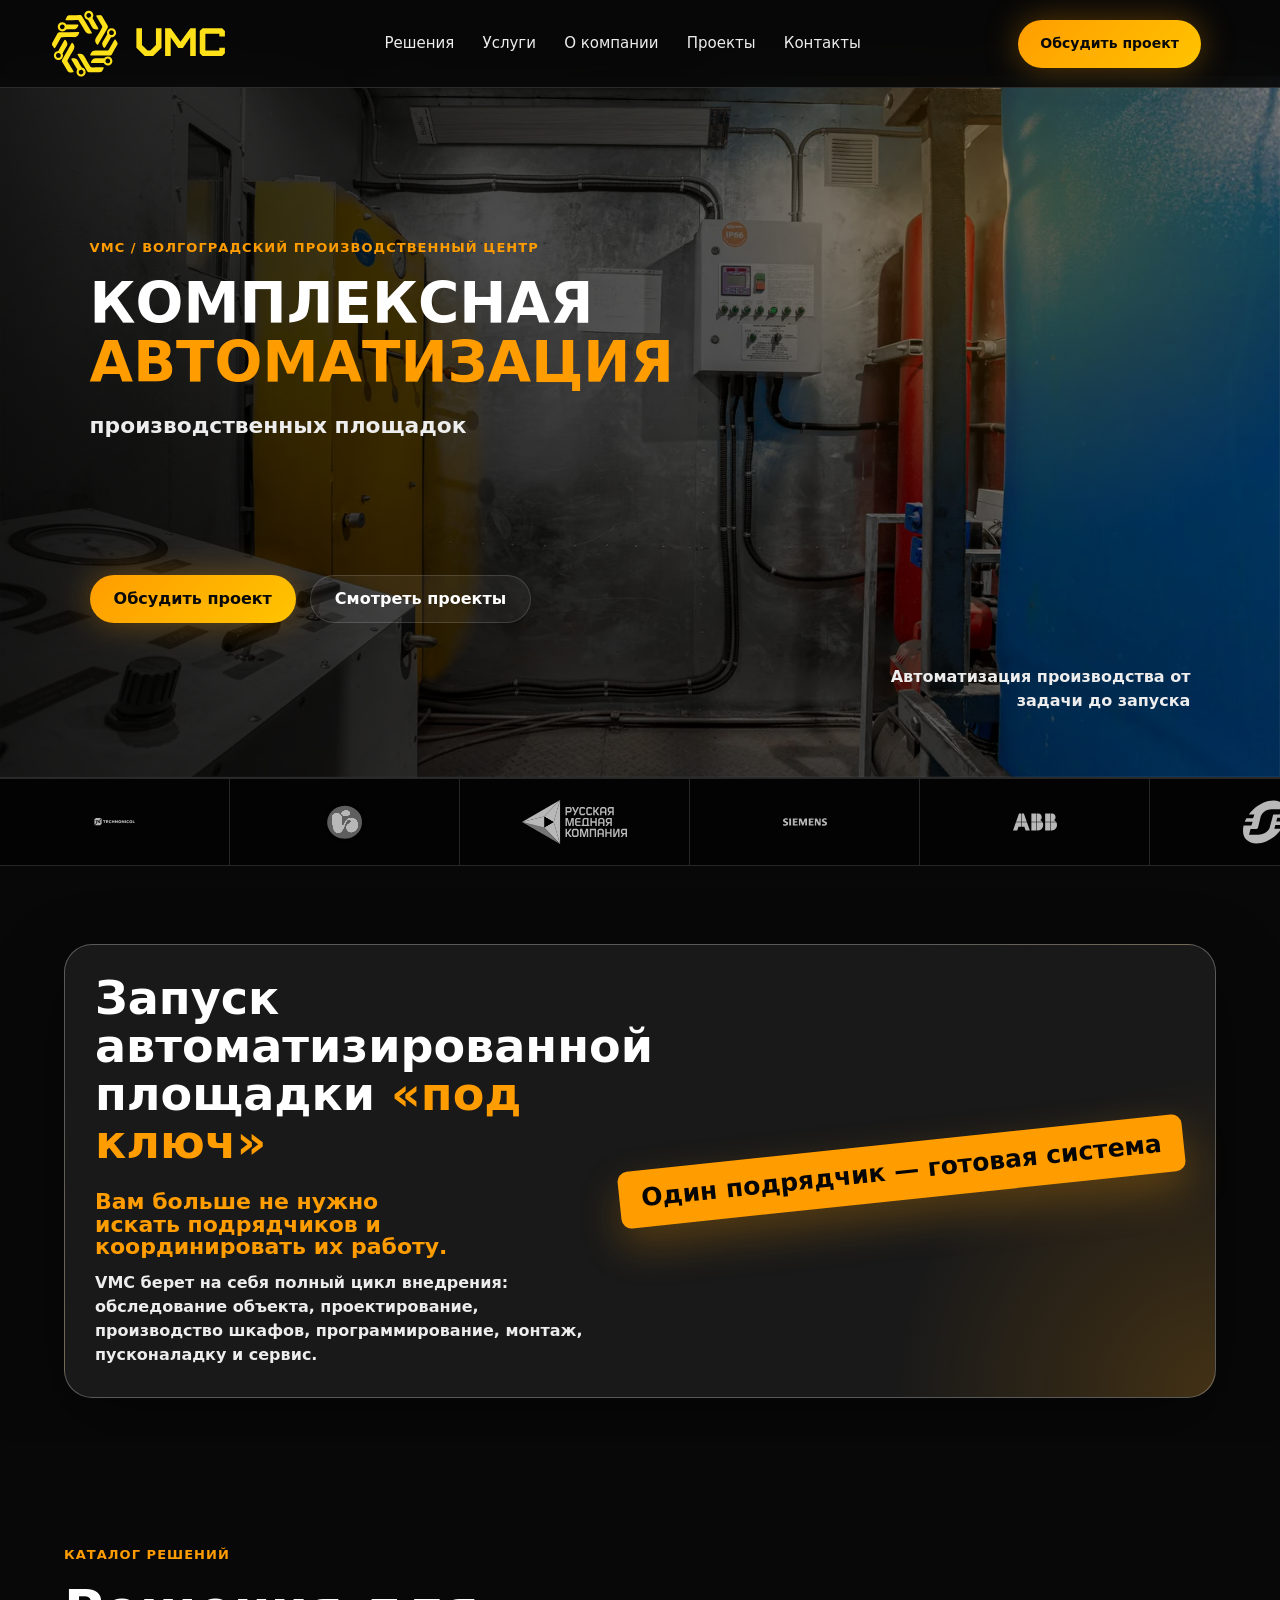
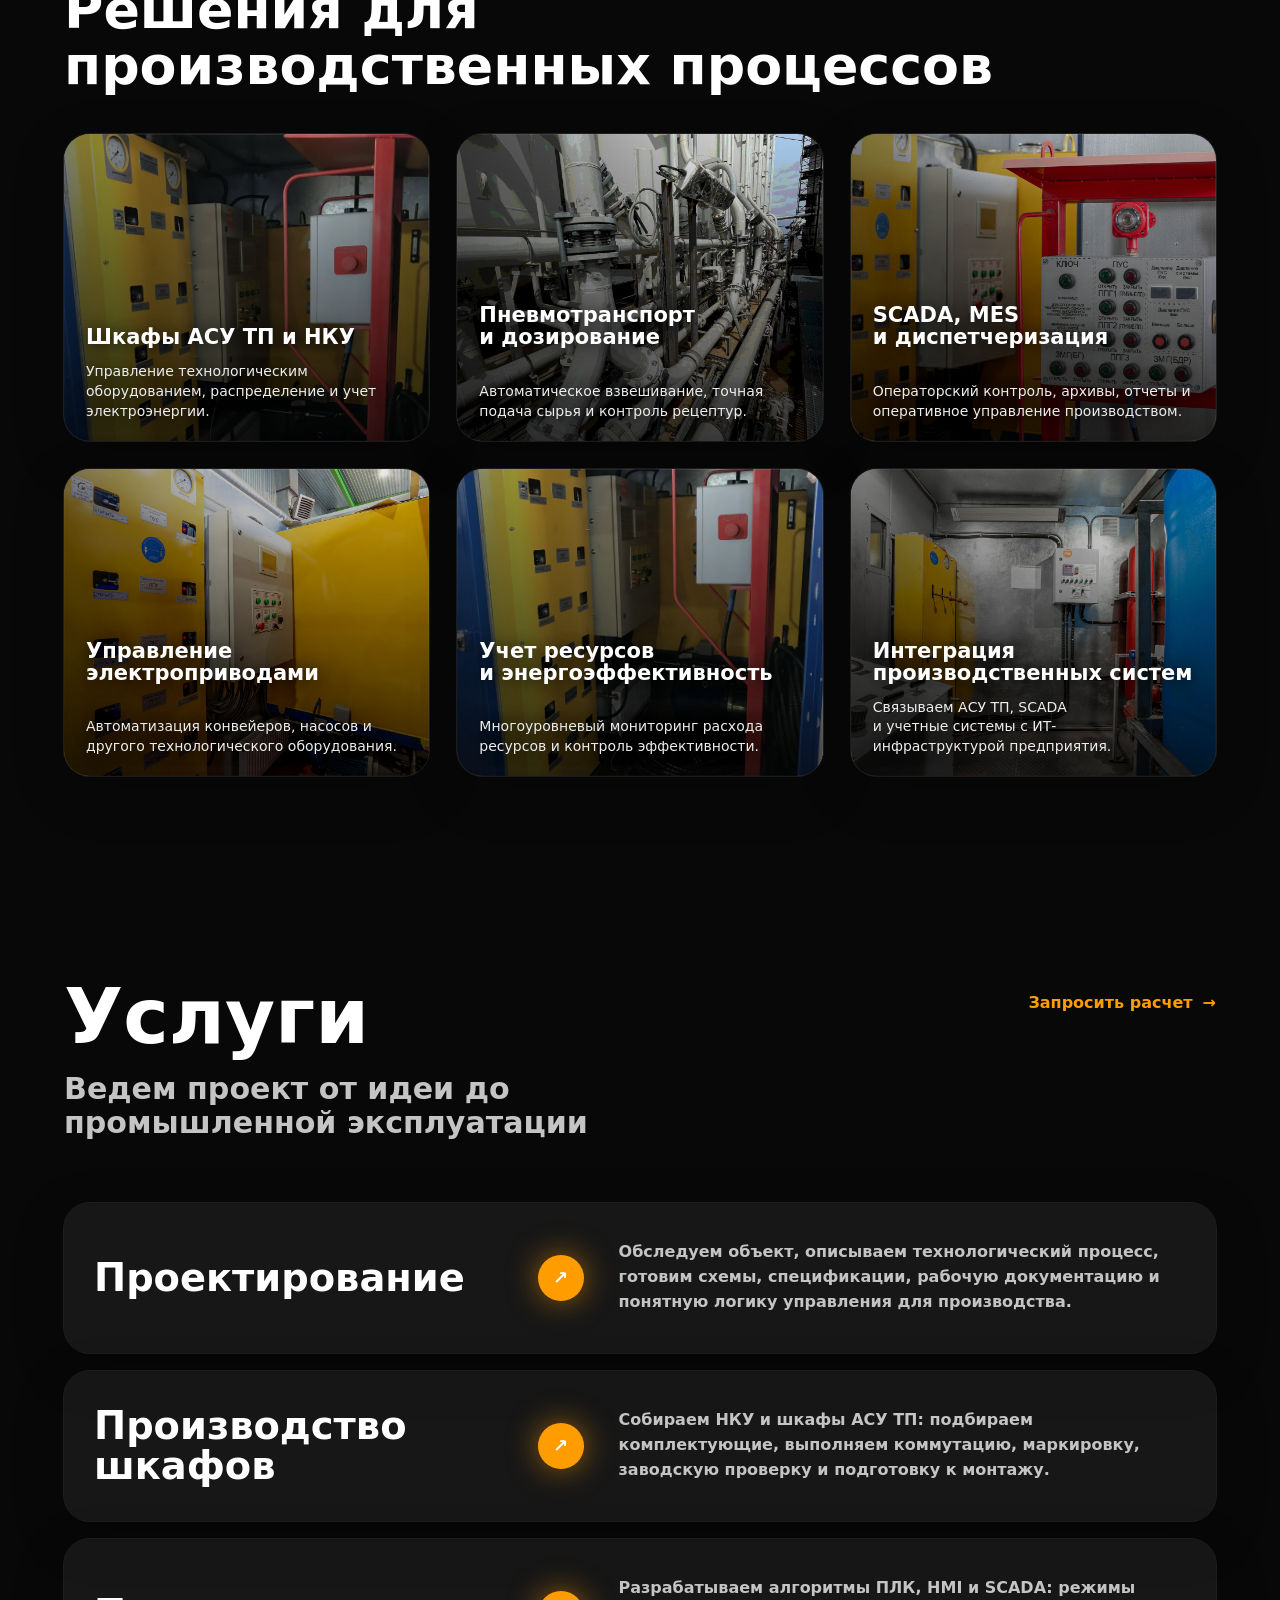
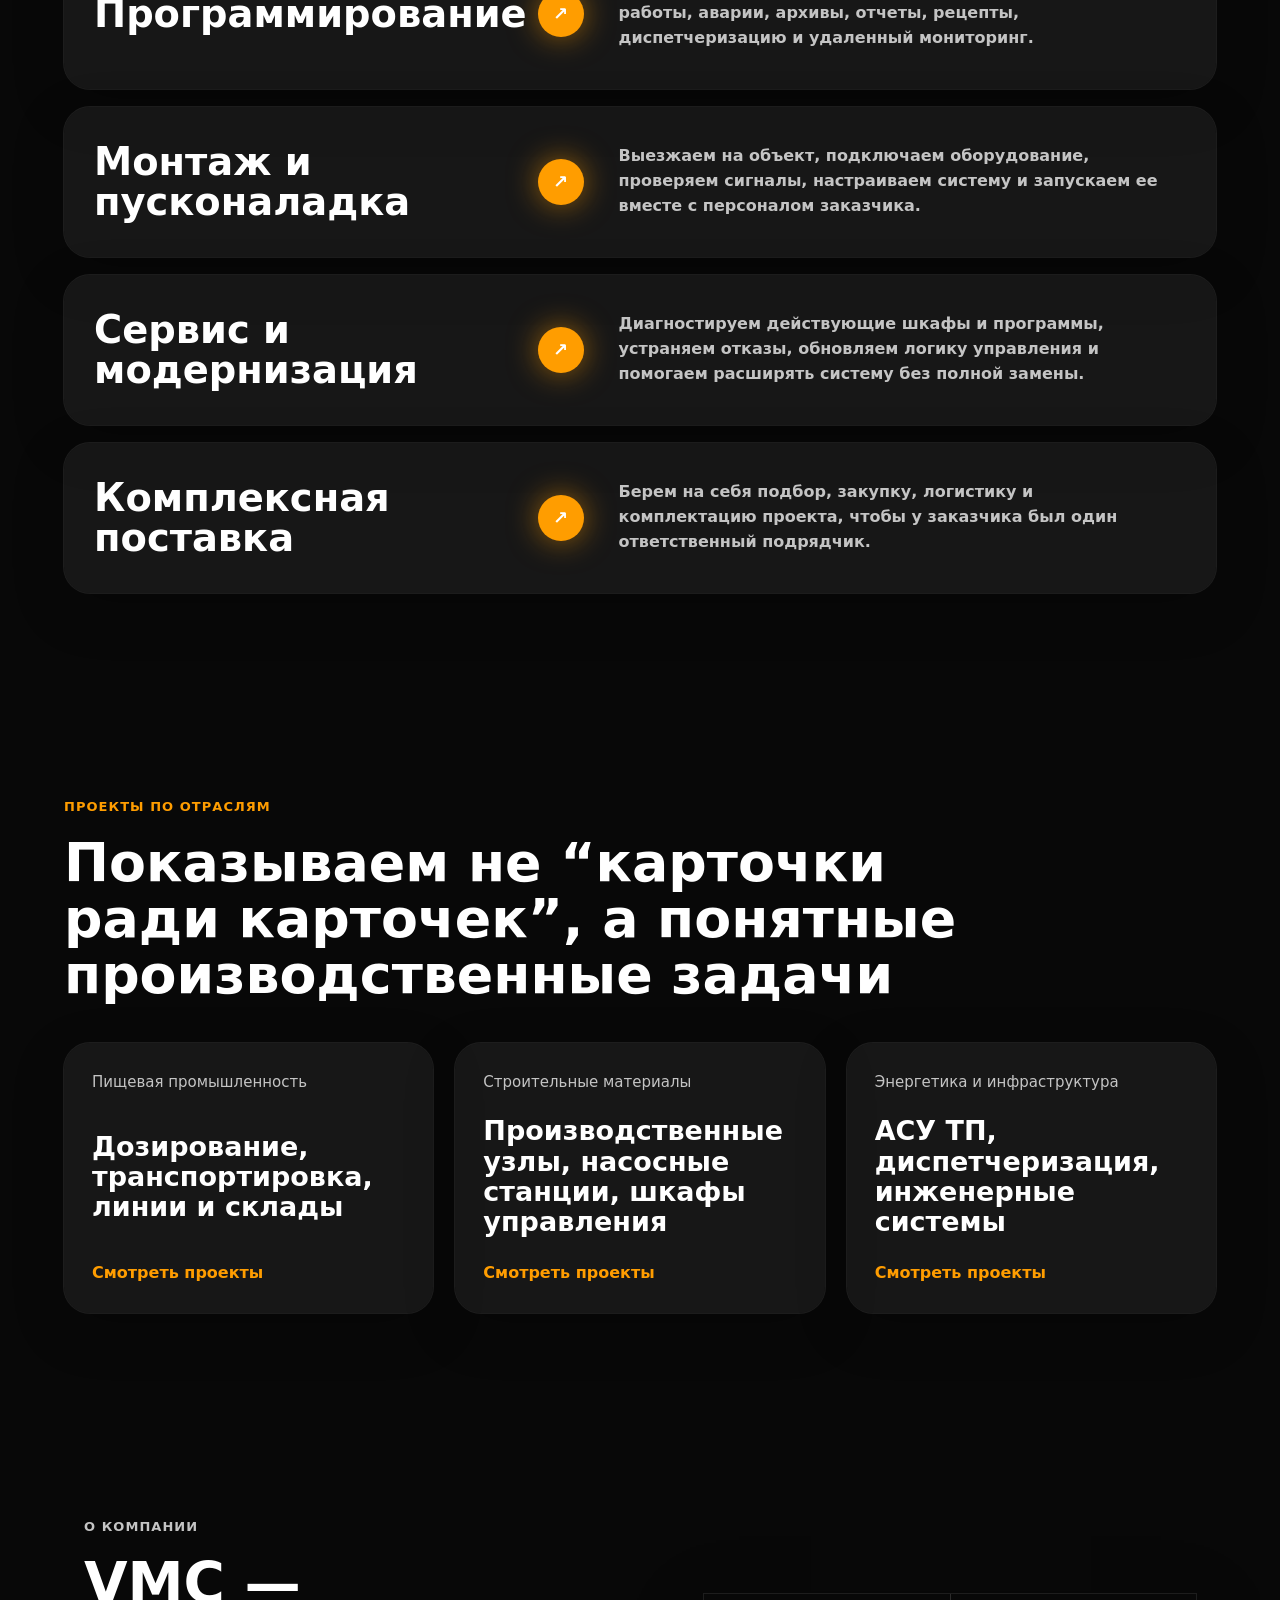
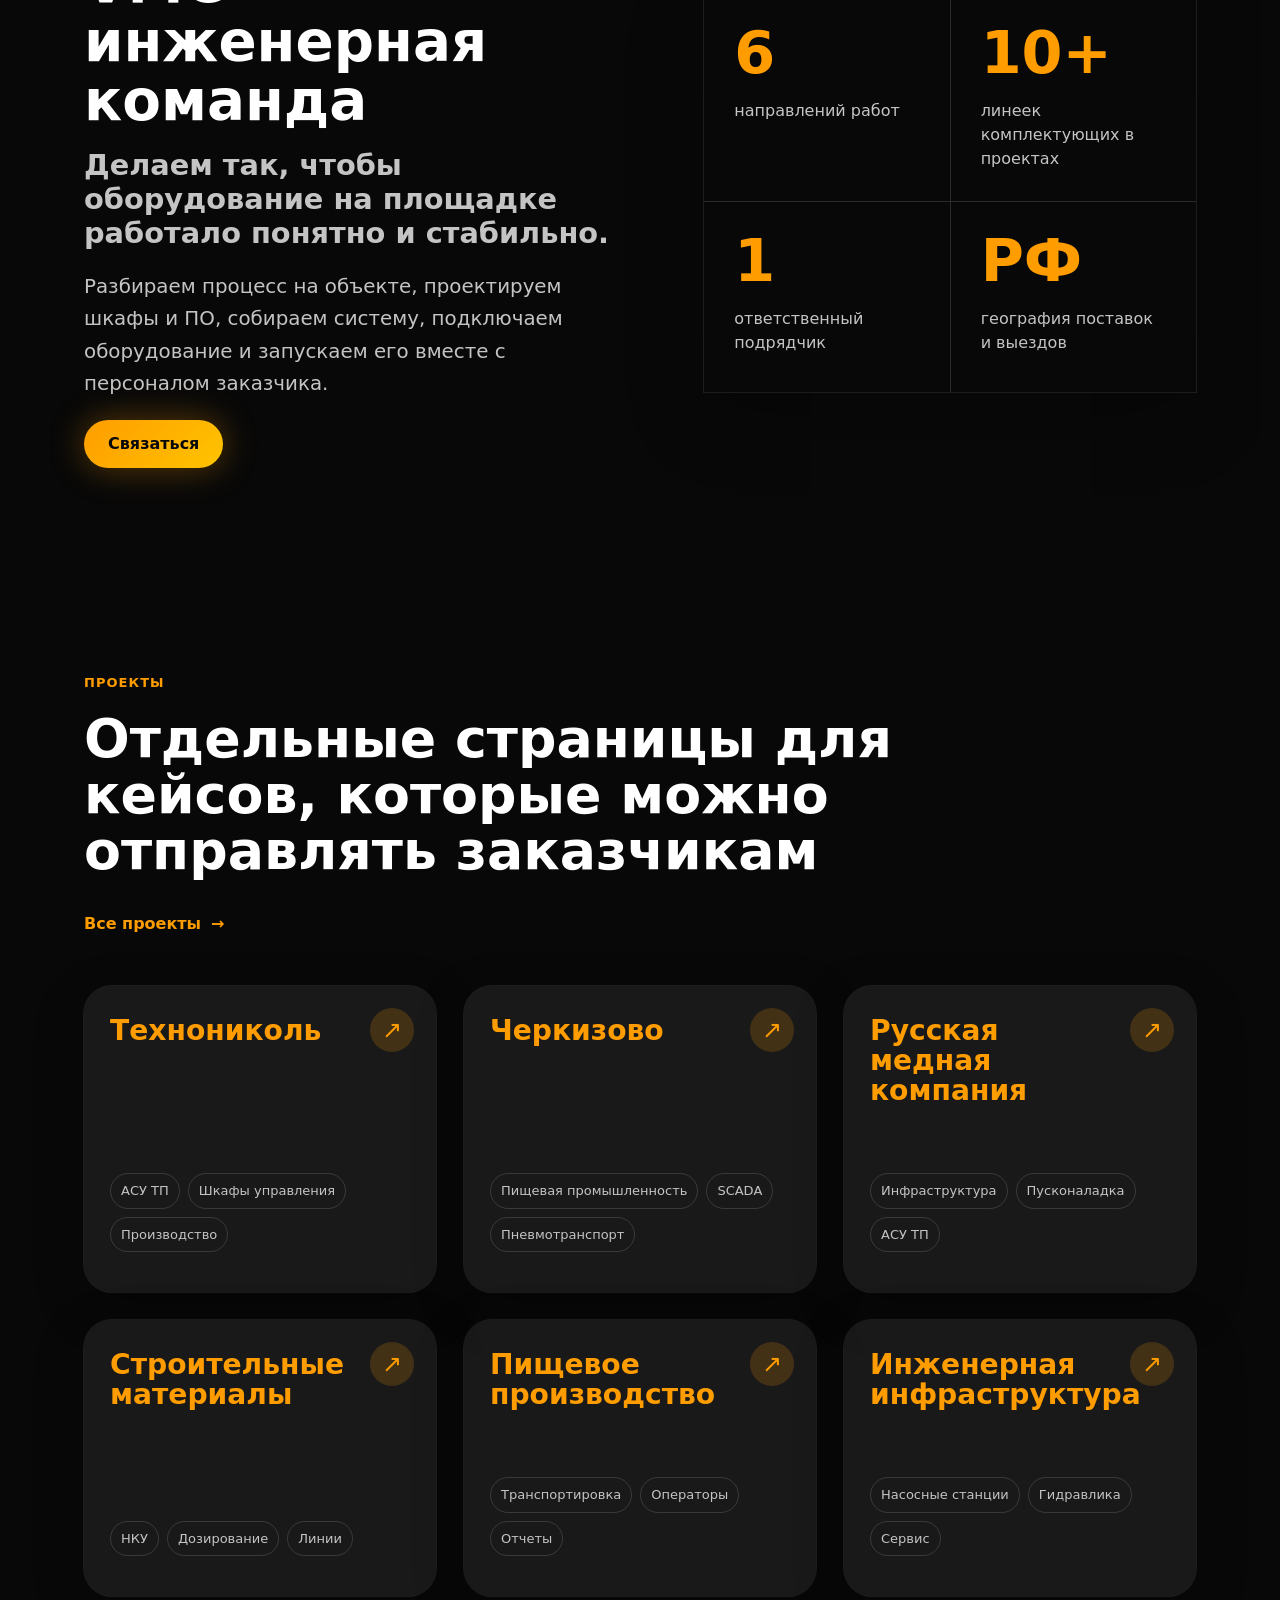
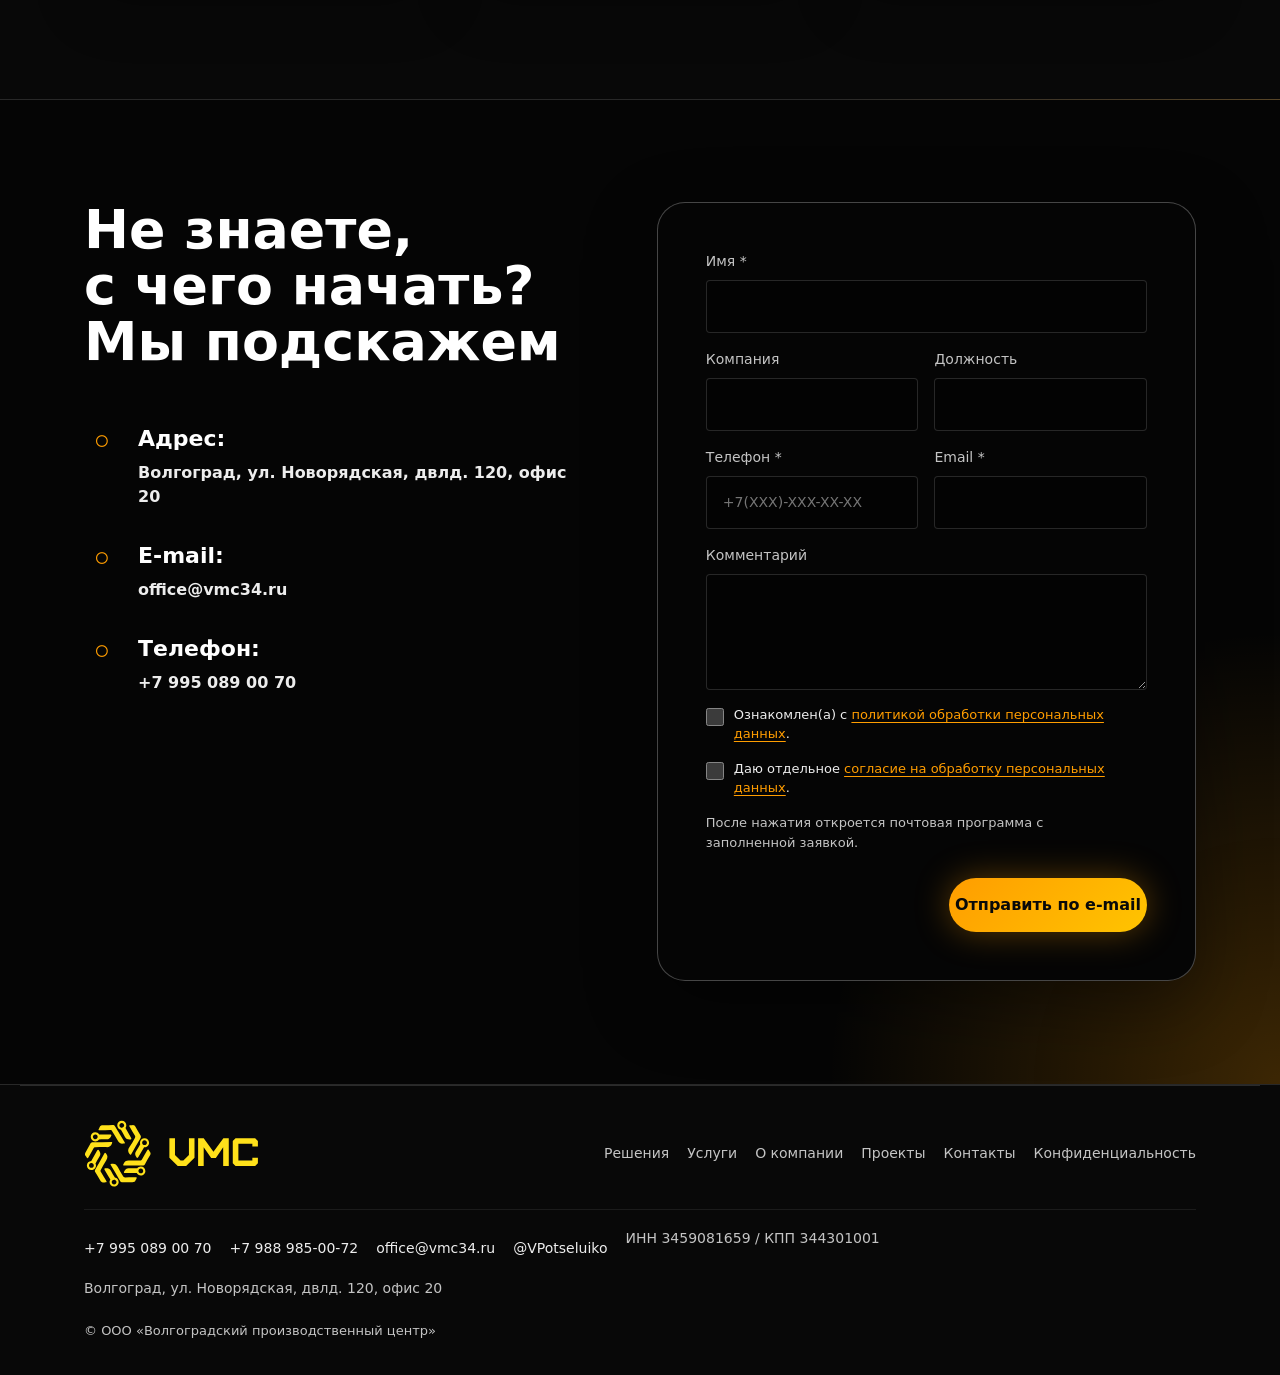
<file: index.html>
<!doctype html>
<html lang="ru">
  <head>
    <meta charset="utf-8">
    <meta name="viewport" content="width=device-width, initial-scale=1">
    <title>VMC | Автоматизация производственных площадок</title>
    <meta name="description" content="VMC проектирует, производит и внедряет системы автоматизации производственных площадок, шкафы АСУ ТП, промышленное ПО и электрощитовое оборудование.">
    <meta name="theme-color" content="#050505">
    <meta property="og:type" content="website">
    <meta property="og:title" content="VMC | Автоматизация производственных площадок">
    <meta property="og:description" content="Автоматизация производственных площадок под ключ: проектирование, шкафы АСУ ТП, монтаж, программирование и сервис.">
    <meta property="og:image" content="https://vmc34.ru/assets/img/automation-panel.webp">
    <link rel="canonical" href="https://vmc34.ru/">
    <link rel="icon" href="assets/img/logo.svg" type="image/svg+xml">
    <link rel="stylesheet" href="style.css?v=20260721-1">
  </head>
  <body>
    <a class="skip-link" href="#main">К содержанию</a>

    <header class="site-header">
      <a class="brand" href="index.html" aria-label="VMC, на главную">
        <img src="assets/img/logo.svg" alt="VMC" width="156" height="48">
      </a>
      <nav class="desktop-nav" aria-label="Основная навигация">
        <a href="index.html#solutions">Решения</a>
        <a href="index.html#services">Услуги</a>
        <a href="index.html#about">О компании</a>
        <a href="projects.html">Проекты</a>
        <a href="index.html#contacts">Контакты</a>
      </nav>
      <a class="header-cta" href="#form">Обсудить проект</a>
      <details class="mobile-nav">
        <summary aria-label="Меню сайта"><span></span><span></span><span></span></summary>
        <nav aria-label="Мобильная навигация">
          <a href="index.html#solutions">Решения</a>
          <a href="index.html#services">Услуги</a>
          <a href="index.html#about">О компании</a>
          <a href="projects.html">Проекты</a>
          <a href="index.html#contacts">Контакты</a>
        </nav>
      </details>
    </header>

    <main id="main">
      <section class="hero" id="top" aria-label="Главный экран">
        <div class="hero-media" aria-hidden="true">
          <img src="assets/img/automation-panel.webp" alt="" width="1600" height="1067" fetchpriority="high">
        </div>
        <div class="hero-content">
          <p class="kicker">VMC / Волгоградский производственный центр</p>
          <h1><span>Комплексная</span><em>автоматизация</em></h1>
          <p class="hero-lead">производственных площадок</p>
          <div class="hero-actions">
            <a class="button button-primary" href="#form">Обсудить проект</a>
            <a class="button button-ghost" href="projects.html">Смотреть проекты</a>
          </div>
        </div>
        <div class="hero-note">Автоматизация производства от задачи до запуска</div>
      </section>

      <section class="client-strip" aria-label="Клиенты и ориентиры">
        <p class="sr-only">Технониколь, Черкизово, Русская медная компания, Siemens, ABB, Schneider Electric, Phoenix Contact, IEK.</p>
        <div class="logo-marquee" aria-hidden="true">
          <div class="logo-track">
            <span class="logo-item"><img class="logo-dark" src="assets/img/logos/technonicol.svg" alt=""></span>
            <span class="logo-item"><img src="assets/img/logos/cherkizovo.svg" alt=""></span>
            <span class="logo-item"><img class="logo-dark" src="assets/img/logos/rmk.svg" alt=""></span>
            <span class="logo-item"><img src="assets/img/logos/siemens.svg" alt=""></span>
            <span class="logo-item"><img src="assets/img/logos/abb.svg" alt=""></span>
            <span class="logo-item"><img src="assets/img/logos/schneider-electric.svg" alt=""></span>
            <span class="logo-item"><img class="logo-dark" src="assets/img/logos/phoenix-contact.svg" alt=""></span>
            <span class="logo-item"><img class="logo-dark" src="assets/img/logos/iek.svg" alt=""></span>
            <span class="logo-item"><img class="logo-dark" src="assets/img/logos/technonicol.svg" alt=""></span>
            <span class="logo-item"><img src="assets/img/logos/cherkizovo.svg" alt=""></span>
            <span class="logo-item"><img class="logo-dark" src="assets/img/logos/rmk.svg" alt=""></span>
            <span class="logo-item"><img src="assets/img/logos/siemens.svg" alt=""></span>
            <span class="logo-item"><img src="assets/img/logos/abb.svg" alt=""></span>
            <span class="logo-item"><img src="assets/img/logos/schneider-electric.svg" alt=""></span>
            <span class="logo-item"><img class="logo-dark" src="assets/img/logos/phoenix-contact.svg" alt=""></span>
            <span class="logo-item"><img class="logo-dark" src="assets/img/logos/iek.svg" alt=""></span>
          </div>
        </div>
      </section>

      <section class="dark-section turnkey-section" id="solutions">
        <div class="turnkey-card">
          <div>
            <h2>Запуск автоматизированной площадки <em>«под ключ»</em></h2>
            <h3>Вам больше не нужно искать подрядчиков и координировать их работу.</h3>
            <p>VMC берет на себя полный цикл внедрения: обследование объекта, проектирование, производство шкафов, программирование, монтаж, пусконаладку и сервис.</p>
          </div>
          <strong>Один подрядчик — готовая система</strong>
        </div>
      </section>

      <section class="dark-section" id="catalog">
        <div class="section-heading">
          <p class="kicker">Каталог решений</p>
          <h2>Решения для производственных процессов</h2>
        </div>
        <div class="solution-grid">
          <article class="media-card">
            <img src="assets/img/hero-switchboards.webp" alt="Шкафы управления и электрощитовое оборудование" width="1600" height="1677" loading="lazy">
            <h3>Шкафы АСУ ТП и НКУ</h3>
            <p>Управление технологическим оборудованием, распределение и учет электроэнергии.</p>
          </article>
          <article class="media-card">
            <img src="assets/img/pneumatic-system.webp" alt="Промышленная система управления пневмотранспортом" width="1260" height="1680" loading="lazy">
            <h3>Пневмотранспорт и дозирование</h3>
            <p>Автоматическое взвешивание, точная подача сырья и контроль рецептур.</p>
          </article>
          <article class="media-card">
            <img src="assets/img/assembly-shop.webp" alt="Сборка электрощитов в производственном цехе" width="1600" height="1067" loading="lazy">
            <h3>SCADA, MES и диспетчеризация</h3>
            <p>Операторский контроль, архивы, отчеты и оперативное управление производством.</p>
          </article>
          <article class="media-card">
            <img src="assets/img/contact-background.webp" alt="Производственная площадка с оборудованием" width="1600" height="1067" loading="lazy">
            <h3>Управление электроприводами</h3>
            <p>Автоматизация конвейеров, насосов и другого технологического оборудования.</p>
          </article>
          <article class="media-card">
            <img src="assets/img/hydraulic-station.webp" alt="Станция гидроуправления" width="1600" height="2133" loading="lazy">
            <h3>Учет ресурсов и энергоэффективность</h3>
            <p>Многоуровневый мониторинг расхода ресурсов и контроль эффективности.</p>
          </article>
          <article class="media-card">
            <img src="assets/img/automation-panel.webp" alt="Промышленный шкаф управления" width="1600" height="1067" loading="lazy">
            <h3>Интеграция производственных систем</h3>
            <p>Связываем АСУ ТП, SCADA и учетные системы с ИТ-инфраструктурой предприятия.</p>
          </article>
        </div>
      </section>

      <section class="dark-section service-section" id="services">
        <div class="section-heading split">
          <div>
            <p class="kicker">Услуги</p>
            <h2>Ведем проект от идеи до промышленной эксплуатации</h2>
          </div>
          <a class="text-link" href="#form">Запросить расчет</a>
        </div>
        <div class="service-list">
          <article>
            <span aria-hidden="true">↗</span>
            <h3>Проектирование</h3>
            <p>Обследуем объект, описываем технологический процесс, готовим схемы, спецификации, рабочую документацию и понятную логику управления для производства.</p>
          </article>
          <article>
            <span aria-hidden="true">↗</span>
            <h3>Производство шкафов</h3>
            <p>Собираем НКУ и шкафы АСУ ТП: подбираем комплектующие, выполняем коммутацию, маркировку, заводскую проверку и подготовку к монтажу.</p>
          </article>
          <article>
            <span aria-hidden="true">↗</span>
            <h3>Программирование</h3>
            <p>Разрабатываем алгоритмы ПЛК, HMI и SCADA: режимы работы, аварии, архивы, отчеты, рецепты, диспетчеризацию и удаленный мониторинг.</p>
          </article>
          <article>
            <span aria-hidden="true">↗</span>
            <h3>Монтаж и пусконаладка</h3>
            <p>Выезжаем на объект, подключаем оборудование, проверяем сигналы, настраиваем систему и запускаем ее вместе с персоналом заказчика.</p>
          </article>
          <article>
            <span aria-hidden="true">↗</span>
            <h3>Сервис и модернизация</h3>
            <p>Диагностируем действующие шкафы и программы, устраняем отказы, обновляем логику управления и помогаем расширять систему без полной замены.</p>
          </article>
          <article>
            <span aria-hidden="true">↗</span>
            <h3>Комплексная поставка</h3>
            <p>Берем на себя подбор, закупку, логистику и комплектацию проекта, чтобы у заказчика был один ответственный подрядчик.</p>
          </article>
        </div>
      </section>

      <section class="dark-section industries" id="industries">
        <div class="section-heading">
          <p class="kicker">Проекты по отраслям</p>
          <h2>Показываем не “карточки ради карточек”, а понятные производственные задачи</h2>
        </div>
        <div class="industry-grid">
          <a class="industry-card" href="projects.html#food">
            <small>Пищевая промышленность</small>
            <strong>Дозирование, транспортировка, линии и склады</strong>
            <span>Смотреть проекты</span>
          </a>
          <a class="industry-card" href="projects.html#materials">
            <small>Строительные материалы</small>
            <strong>Производственные узлы, насосные станции, шкафы управления</strong>
            <span>Смотреть проекты</span>
          </a>
          <a class="industry-card" href="projects.html#energy">
            <small>Энергетика и инфраструктура</small>
            <strong>АСУ ТП, диспетчеризация, инженерные системы</strong>
            <span>Смотреть проекты</span>
          </a>
        </div>
      </section>

      <section class="dark-section about" id="about">
        <div class="about-copy">
          <p class="kicker">О компании</p>
          <h2>VMC — инженерная команда</h2>
          <p class="about-lead">Делаем так, чтобы оборудование на площадке работало понятно и стабильно.</p>
          <p>Разбираем процесс на объекте, проектируем шкафы и ПО, собираем систему, подключаем оборудование и запускаем его вместе с персоналом заказчика.</p>
          <a class="button button-primary" href="#form">Связаться</a>
        </div>
        <div class="stats-grid">
          <article>
            <strong>6</strong>
            <span>направлений работ</span>
          </article>
          <article>
            <strong>10+</strong>
            <span>линеек комплектующих в проектах</span>
          </article>
          <article>
            <strong>1</strong>
            <span>ответственный подрядчик</span>
          </article>
          <article>
            <strong>РФ</strong>
            <span>география поставок и выездов</span>
          </article>
        </div>
      </section>

      <section class="dark-section projects-preview" id="projects">
        <div class="section-heading split">
          <div>
            <p class="kicker">Проекты</p>
            <h2>Отдельные страницы для кейсов, которые можно отправлять заказчикам</h2>
          </div>
          <a class="text-link" href="projects.html">Все проекты</a>
        </div>
        <div class="project-logo-grid">
          <a class="project-logo-card" href="project-switchboards.html">
            <h3>Технониколь</h3>
            <p class="tags"><span>АСУ ТП</span><span>Шкафы управления</span><span>Производство</span></p>
          </a>
          <a class="project-logo-card" href="project-pneumatic.html">
            <h3>Черкизово</h3>
            <p class="tags"><span>Пищевая промышленность</span><span>SCADA</span><span>Пневмотранспорт</span></p>
          </a>
          <a class="project-logo-card" href="project-hydraulic.html">
            <h3>Русская медная компания</h3>
            <p class="tags"><span>Инфраструктура</span><span>Пусконаладка</span><span>АСУ ТП</span></p>
          </a>
          <a class="project-logo-card" href="projects.html#materials">
            <h3>Строительные материалы</h3>
            <p class="tags"><span>НКУ</span><span>Дозирование</span><span>Линии</span></p>
          </a>
          <a class="project-logo-card" href="projects.html#food">
            <h3>Пищевое производство</h3>
            <p class="tags"><span>Транспортировка</span><span>Операторы</span><span>Отчеты</span></p>
          </a>
          <a class="project-logo-card" href="projects.html#energy">
            <h3>Инженерная инфраструктура</h3>
            <p class="tags"><span>Насосные станции</span><span>Гидравлика</span><span>Сервис</span></p>
          </a>
        </div>
      </section>

      <section class="contact-section" id="contacts">
        <div class="contact-info">
          <h2>Не знаете,<br>с чего начать?<br>Мы подскажем</h2>
          <dl>
            <div>
              <dt>Адрес:</dt>
              <dd>Волгоград, ул. Новорядская, двлд. 120, офис 20</dd>
            </div>
            <div>
              <dt>E-mail:</dt>
              <dd><a href="mailto:office@vmc34.ru">office@vmc34.ru</a></dd>
            </div>
            <div>
              <dt>Телефон:</dt>
              <dd><a href="tel:+79950890070">+7 995 089 00 70</a></dd>
            </div>
          </dl>
        </div>
        <div class="contact-panel" id="form">
          <form action="mailto:office@vmc34.ru" method="post" enctype="text/plain" accept-charset="utf-8">
            <label class="wide-field">Имя *<input name="name" autocomplete="name" minlength="2" maxlength="80" required></label>
            <label>Компания<input name="company" autocomplete="organization" maxlength="120"></label>
            <label>Должность<input name="position" autocomplete="organization-title" maxlength="120"></label>
            <label>Телефон *<input name="phone" type="tel" inputmode="tel" autocomplete="tel" maxlength="17" pattern="\+7\([0-9]{3}\)-[0-9]{3}-[0-9]{2}-[0-9]{2}" placeholder="+7(XXX)-XXX-XX-XX" required></label>
            <label>Email *<input name="email" type="email" inputmode="email" autocomplete="email" maxlength="254" spellcheck="false" required></label>
            <label class="wide-field">Комментарий<textarea name="message" rows="4" maxlength="1000"></textarea></label>
            <label class="consent-field">
              <input name="privacy_accepted" type="checkbox" value="yes" required>
              <span>Ознакомлен(а) с <a href="privacy.html#policy" target="_blank" rel="noopener">политикой обработки персональных данных</a>.</span>
            </label>
            <label class="consent-field">
              <input name="consent_given" type="checkbox" value="yes" required>
              <span>Даю отдельное <a href="privacy.html#consent" target="_blank" rel="noopener">согласие на обработку персональных данных</a>.</span>
            </label>
            <p class="form-note">После нажатия откроется почтовая программа с заполненной заявкой.</p>
            <button type="submit">Отправить по e-mail</button>
          </form>
        </div>
      </section>

    </main>

    <footer class="site-footer">
      <img src="assets/img/logo.svg" alt="VMC" width="156" height="48">
      <nav aria-label="Нижняя навигация">
        <a href="index.html#solutions">Решения</a>
        <a href="index.html#services">Услуги</a>
        <a href="index.html#about">О компании</a>
        <a href="projects.html">Проекты</a>
        <a href="index.html#contacts">Контакты</a>
        <a href="privacy.html">Конфиденциальность</a>
      </nav>
      <div class="footer-contacts" aria-label="Контакты">
        <a href="tel:+79950890070">+7 995 089 00 70</a>
        <a href="tel:+79889850072">+7 988 985-00-72</a>
        <a href="mailto:office@vmc34.ru">office@vmc34.ru</a>
        <a href="https://t.me/VPotseluiko" rel="noopener" target="_blank">@VPotseluiko</a>
        <span>ИНН 3459081659 / КПП 344301001</span>
        <span>Волгоград, ул. Новорядская, двлд. 120, офис 20</span>
      </div>
      <p>© ООО «Волгоградский производственный центр»</p>
    </footer>
    <script>
      (() => {
        const form = document.querySelector('.contact-panel form');
        if (!form) return;

        const trimFields = Array.from(form.elements).filter((field) => 'value' in field && field.type !== 'checkbox');
        const name = form.elements.name;
        const phone = form.elements.phone;
        const phonePattern = /^\+7\(\d{3}\)-\d{3}-\d{2}-\d{2}$/;

        const formatPhone = (value) => {
          let digits = value.replace(/\D/g, '');
          if (digits.startsWith('8')) digits = `7${digits.slice(1)}`;
          if (digits.startsWith('7')) digits = digits.slice(1);
          digits = digits.slice(0, 10);

          if (!digits) return '';

          let result = `+7(${digits.slice(0, 3)}`;
          if (digits.length >= 3) result += `)-${digits.slice(3, 6)}`;
          if (digits.length >= 6) result += `-${digits.slice(6, 8)}`;
          if (digits.length >= 8) result += `-${digits.slice(8, 10)}`;
          return result;
        };

        const validate = () => {
          const nameValue = name.value.trim();
          const phoneValue = phone.value.trim();

          name.setCustomValidity(nameValue ? '' : 'Укажите имя.');
          phone.setCustomValidity(phonePattern.test(phoneValue) ? '' : 'Укажите телефон в формате +7(XXX)-XXX-XX-XX.');
        };

        form.addEventListener('input', (event) => {
          if (event.target === phone) phone.value = formatPhone(phone.value);
          validate();
        });
        phone.addEventListener('focus', () => {
          if (!phone.value) phone.value = '+7(';
        });
        phone.addEventListener('blur', () => {
          if (phone.value === '+7(') phone.value = '';
          validate();
        });
        form.addEventListener('submit', (event) => {
          trimFields.forEach((field) => {
            field.value = field.value.trim();
          });
          phone.value = formatPhone(phone.value);
          validate();
          if (!form.checkValidity()) {
            event.preventDefault();
            form.reportValidity();
          }
        });
      })();
    </script>
  </body>
</html>
</file>
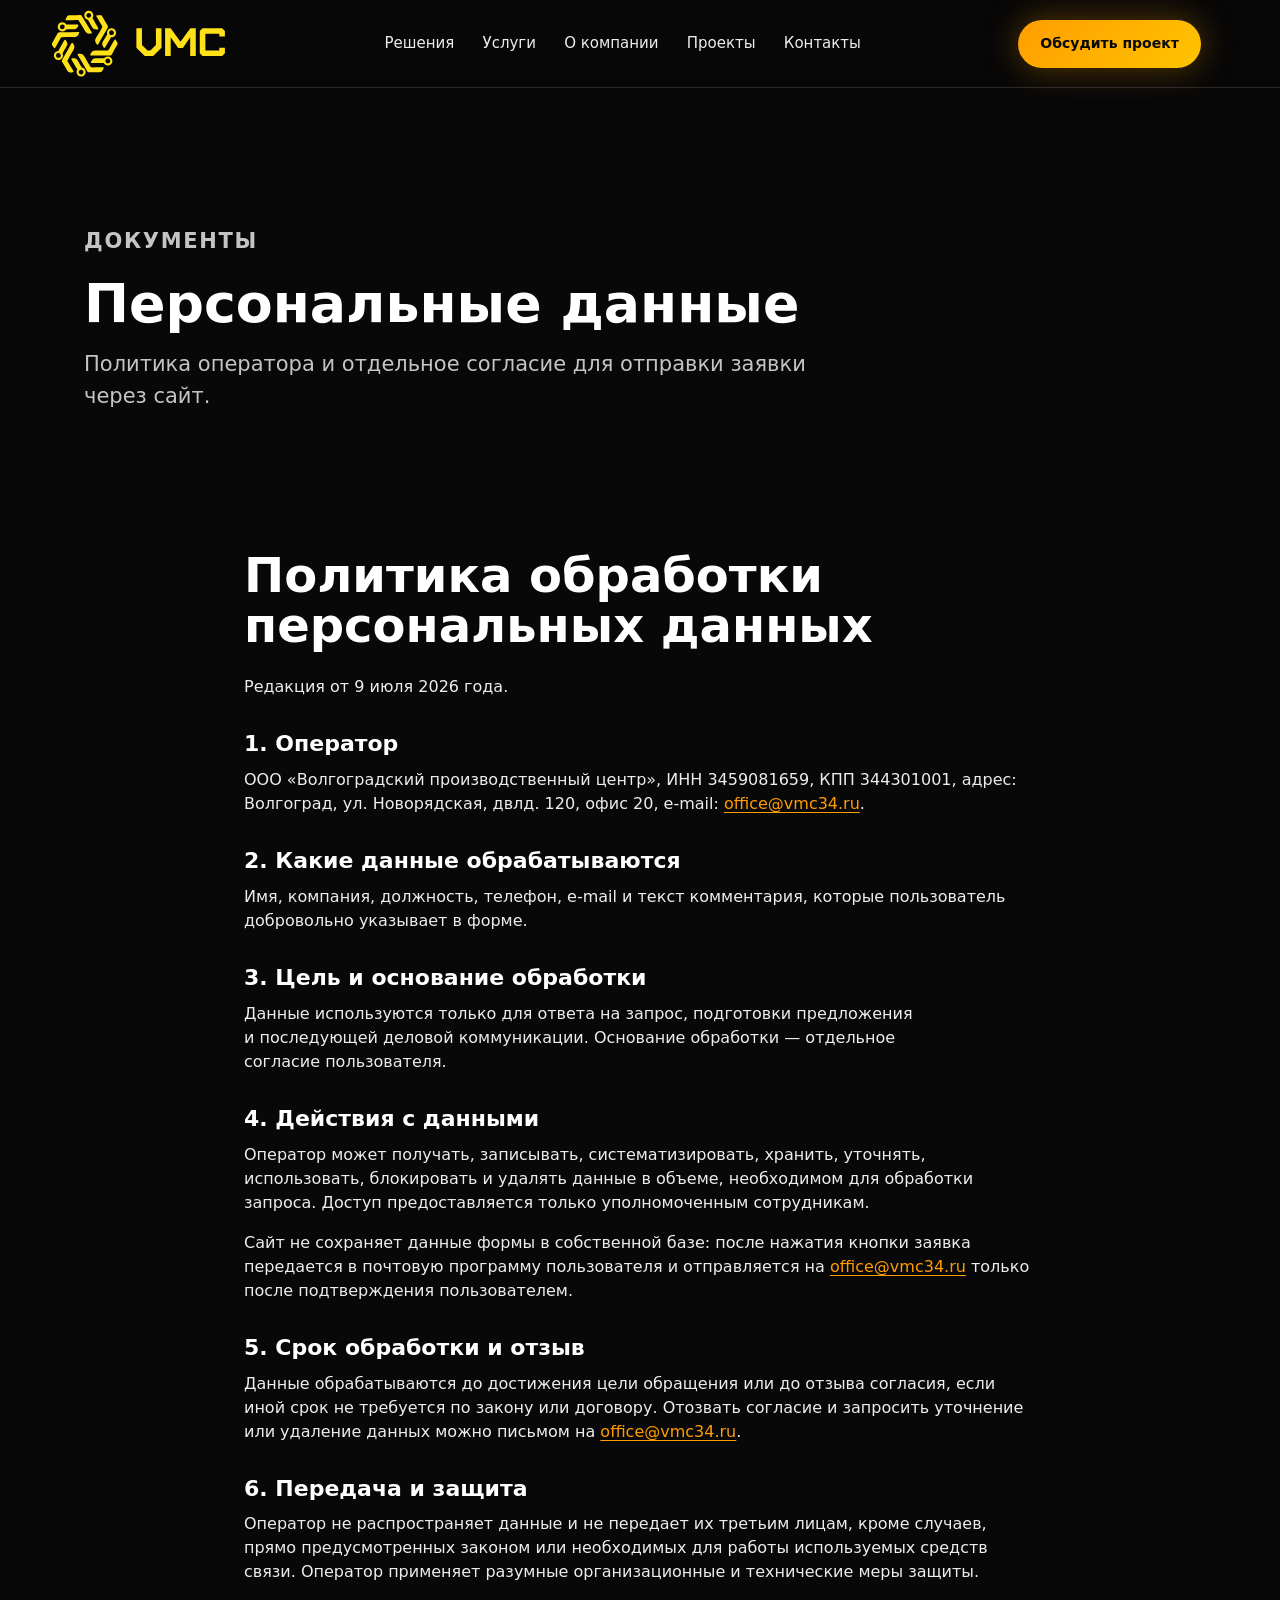
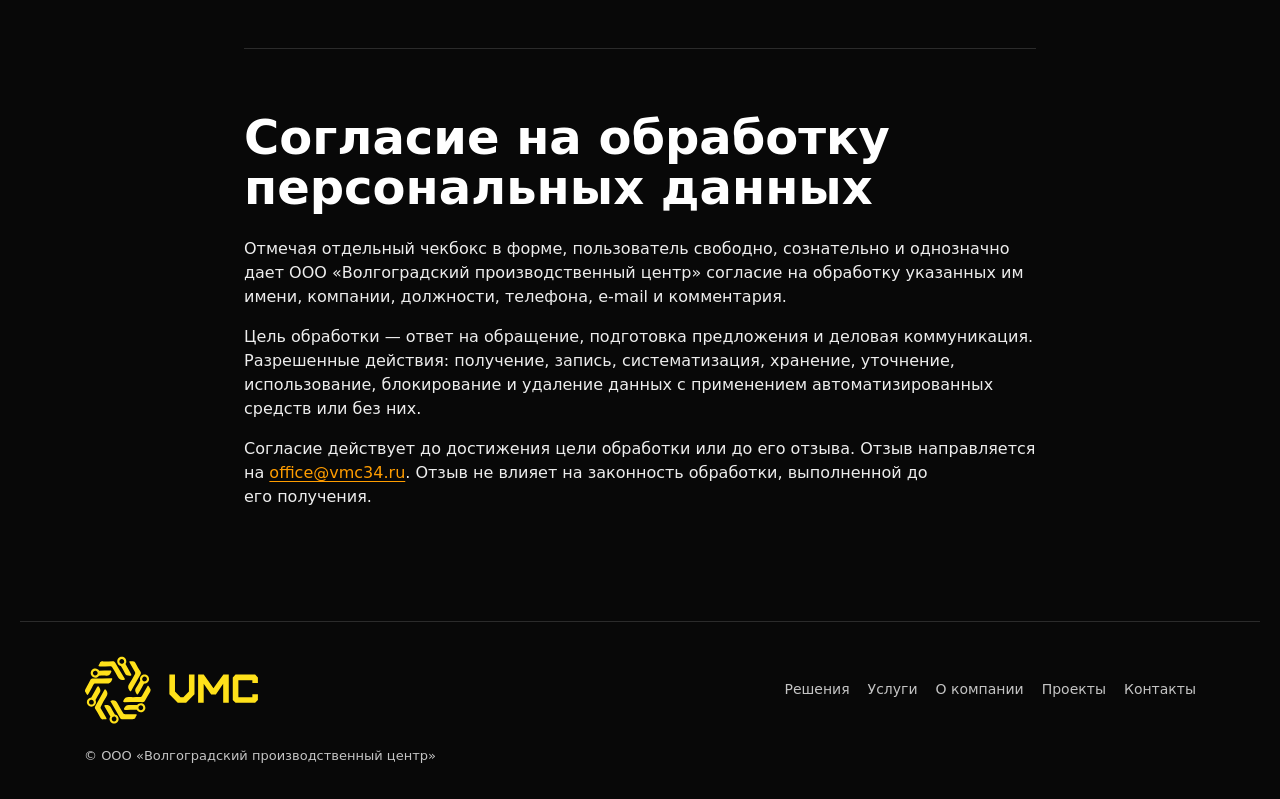
<file: privacy.html>
<!doctype html>
<html lang="ru">
  <head>
    <meta charset="utf-8">
    <meta name="viewport" content="width=device-width, initial-scale=1">
    <title>Персональные данные | VMC</title>
    <meta name="description" content="Политика и согласие на обработку персональных данных ООО «Волгоградский производственный центр».">
    <meta name="robots" content="noindex,follow">
    <meta name="theme-color" content="#080808">
    <link rel="canonical" href="https://vmc34.ru/privacy.html">
    <link rel="icon" href="assets/img/logo.svg" type="image/svg+xml">
    <link rel="stylesheet" href="style.css?v=20260721-1">
  </head>
  <body>
    <a class="skip-link" href="#main">К содержанию</a>
    <header class="site-header">
      <a class="brand" href="index.html" aria-label="VMC, на главную"><img src="assets/img/logo.svg" alt="VMC" width="156" height="48"></a>
      <nav class="desktop-nav" aria-label="Основная навигация">
        <a href="index.html#solutions">Решения</a>
        <a href="index.html#services">Услуги</a>
        <a href="index.html#about">О компании</a>
        <a href="projects.html">Проекты</a>
        <a href="index.html#contacts">Контакты</a>
      </nav>
      <a class="header-cta" href="index.html#form">Обсудить проект</a>
      <details class="mobile-nav">
        <summary aria-label="Меню сайта"><span></span><span></span><span></span></summary>
        <nav aria-label="Мобильная навигация">
          <a href="index.html#solutions">Решения</a>
          <a href="index.html#services">Услуги</a>
          <a href="index.html#about">О компании</a>
          <a href="projects.html">Проекты</a>
          <a href="index.html#contacts">Контакты</a>
        </nav>
      </details>
    </header>
    <main id="main">
      <section class="page-hero">
        <p class="kicker">Документы</p>
        <h1>Персональные данные</h1>
        <p>Политика оператора и отдельное согласие для отправки заявки через сайт.</p>
      </section>
      <div class="legal-page">
        <section id="policy">
          <h2>Политика обработки персональных данных</h2>
          <p>Редакция от 9 июля 2026 года.</p>
          <h3>1. Оператор</h3>
          <p>ООО «Волгоградский производственный центр», ИНН 3459081659, КПП 344301001, адрес: Волгоград, ул. Новорядская, двлд. 120, офис 20, e-mail: <a href="mailto:office@vmc34.ru">office@vmc34.ru</a>.</p>
          <h3>2. Какие данные обрабатываются</h3>
          <p>Имя, компания, должность, телефон, e-mail и текст комментария, которые пользователь добровольно указывает в форме.</p>
          <h3>3. Цель и основание обработки</h3>
          <p>Данные используются только для ответа на запрос, подготовки предложения и последующей деловой коммуникации. Основание обработки — отдельное согласие пользователя.</p>
          <h3>4. Действия с данными</h3>
          <p>Оператор может получать, записывать, систематизировать, хранить, уточнять, использовать, блокировать и удалять данные в объеме, необходимом для обработки запроса. Доступ предоставляется только уполномоченным сотрудникам.</p>
          <p>Сайт не сохраняет данные формы в собственной базе: после нажатия кнопки заявка передается в почтовую программу пользователя и отправляется на <a href="mailto:office@vmc34.ru">office@vmc34.ru</a> только после подтверждения пользователем.</p>
          <h3>5. Срок обработки и отзыв</h3>
          <p>Данные обрабатываются до достижения цели обращения или до отзыва согласия, если иной срок не требуется по закону или договору. Отозвать согласие и запросить уточнение или удаление данных можно письмом на <a href="mailto:office@vmc34.ru">office@vmc34.ru</a>.</p>
          <h3>6. Передача и защита</h3>
          <p>Оператор не распространяет данные и не передает их третьим лицам, кроме случаев, прямо предусмотренных законом или необходимых для работы используемых средств связи. Оператор применяет разумные организационные и технические меры защиты.</p>
        </section>

        <section id="consent">
          <h2>Согласие на обработку персональных данных</h2>
          <p>Отмечая отдельный чекбокс в форме, пользователь свободно, сознательно и однозначно дает ООО «Волгоградский производственный центр» согласие на обработку указанных им имени, компании, должности, телефона, e-mail и комментария.</p>
          <p>Цель обработки — ответ на обращение, подготовка предложения и деловая коммуникация. Разрешенные действия: получение, запись, систематизация, хранение, уточнение, использование, блокирование и удаление данных с применением автоматизированных средств или без них.</p>
          <p>Согласие действует до достижения цели обработки или до его отзыва. Отзыв направляется на <a href="mailto:office@vmc34.ru">office@vmc34.ru</a>. Отзыв не влияет на законность обработки, выполненной до его получения.</p>
        </section>
      </div>
    </main>
    <footer class="site-footer">
      <img src="assets/img/logo.svg" alt="VMC" width="156" height="48">
      <nav aria-label="Нижняя навигация">
        <a href="index.html#solutions">Решения</a>
        <a href="index.html#services">Услуги</a>
        <a href="index.html#about">О компании</a>
        <a href="projects.html">Проекты</a>
        <a href="index.html#contacts">Контакты</a>
      </nav>
      <p>© ООО «Волгоградский производственный центр»</p>
    </footer>
  </body>
</html>
</file>
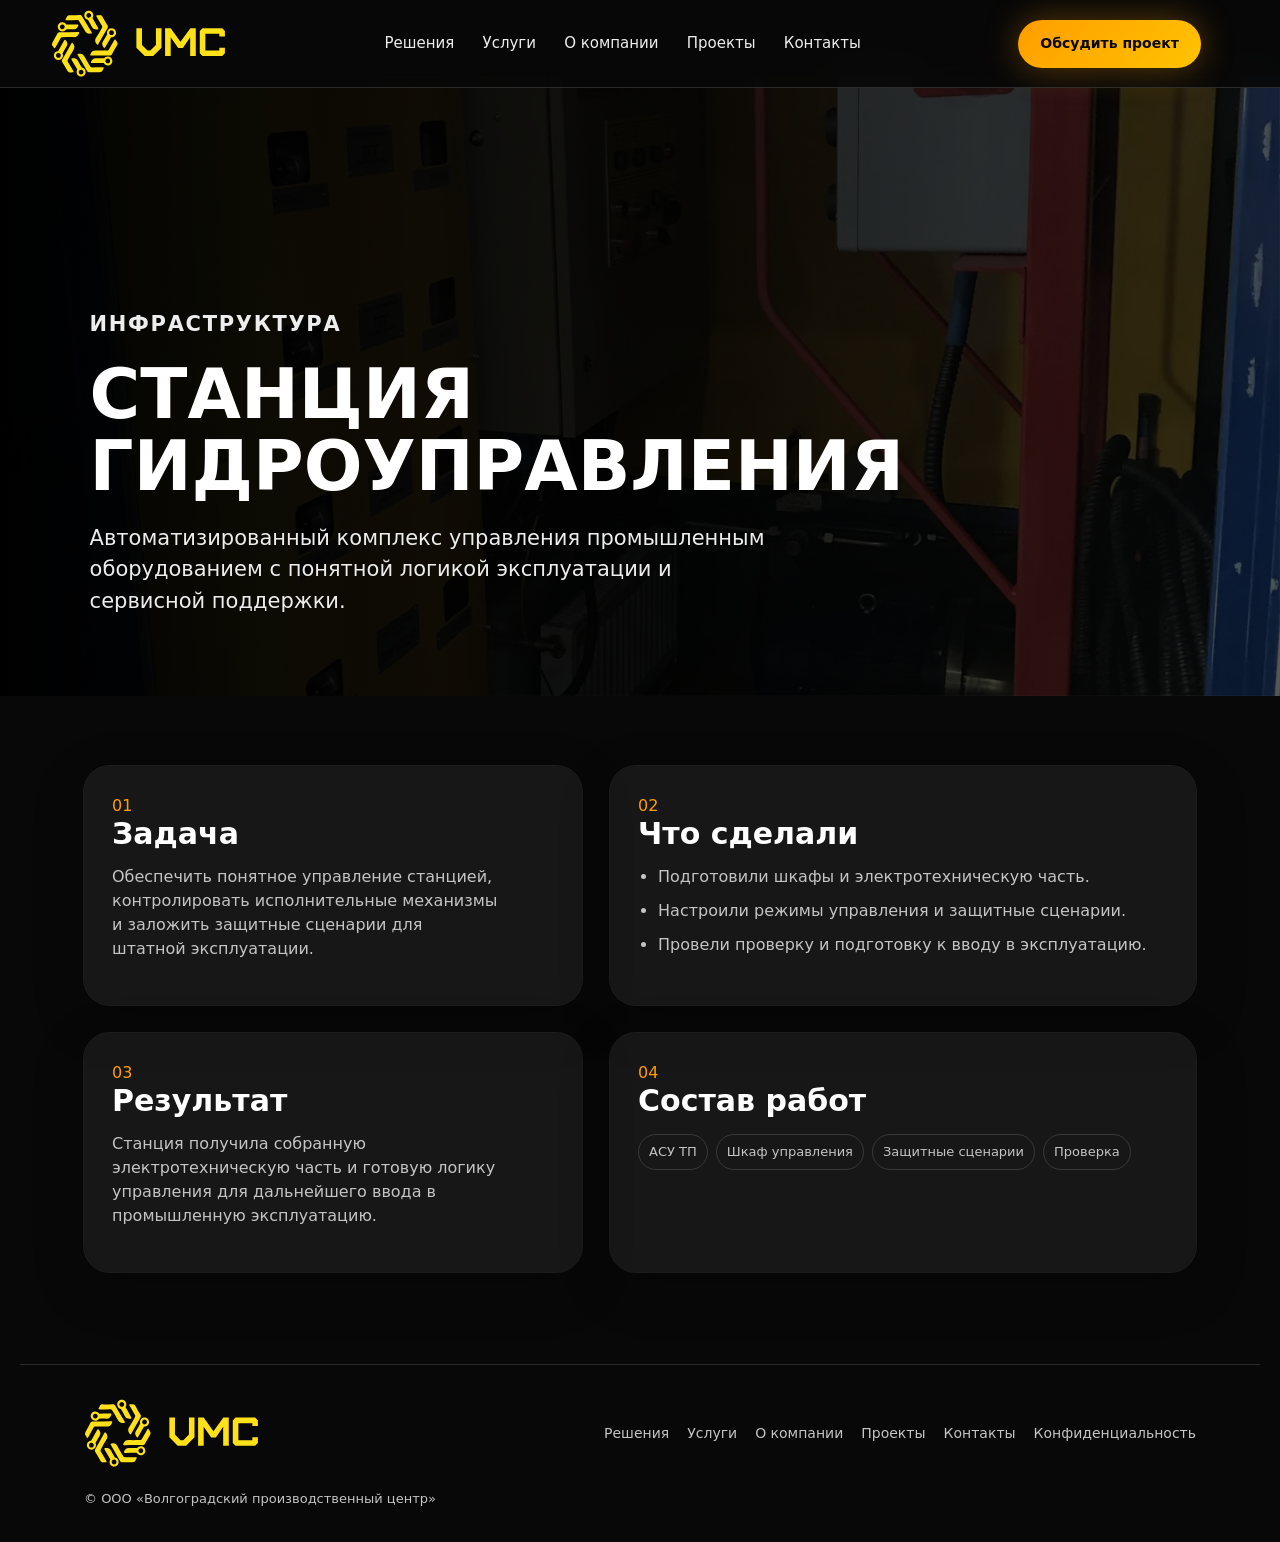
<file: project-hydraulic.html>
<!doctype html>
<html lang="ru">
  <head>
    <meta charset="utf-8">
    <meta name="viewport" content="width=device-width, initial-scale=1">
    <title>Станция гидроуправления | Проект VMC</title>
    <meta name="description" content="Кейс VMC: автоматизация станции гидроуправления превенторами.">
    <link rel="canonical" href="https://vmc34.ru/project-hydraulic.html">
    <link rel="icon" href="assets/img/logo.svg" type="image/svg+xml">
    <link rel="stylesheet" href="style.css?v=20260721-1">
  </head>
  <body>
    <a class="skip-link" href="#main">К содержанию</a>
    <header class="site-header">
      <a class="brand" href="index.html" aria-label="VMC, на главную"><img src="assets/img/logo.svg" alt="VMC" width="156" height="48"></a>
      <nav class="desktop-nav" aria-label="Основная навигация"><a href="index.html#solutions">Решения</a><a href="index.html#services">Услуги</a><a href="index.html#about">О компании</a><a href="projects.html" aria-current="page">Проекты</a><a href="index.html#contacts">Контакты</a></nav>
      <a class="header-cta" href="index.html#form">Обсудить проект</a>
      <details class="mobile-nav">
        <summary aria-label="Меню сайта"><span></span><span></span><span></span></summary>
        <nav aria-label="Мобильная навигация">
          <a href="index.html#solutions">Решения</a>
          <a href="index.html#services">Услуги</a>
          <a href="index.html#about">О компании</a>
          <a href="projects.html" aria-current="page">Проекты</a>
          <a href="index.html#contacts">Контакты</a>
        </nav>
      </details>
    </header>
    <main id="main">
      <section class="case-hero">
        <img src="assets/img/hydraulic-station.webp" alt="Станция гидроуправления превенторами" width="1600" height="2133">
        <div>
          <p class="kicker">Инфраструктура</p>
          <h1>Станция гидроуправления</h1>
          <p>Автоматизированный комплекс управления промышленным оборудованием с понятной логикой эксплуатации и сервисной поддержки.</p>
        </div>
      </section>
      <section class="case-layout">
        <article class="case-card">
          <span class="case-number">01</span>
          <h2>Задача</h2>
          <p>Обеспечить понятное управление станцией, контролировать исполнительные механизмы и заложить защитные сценарии для штатной эксплуатации.</p>
        </article>
        <article class="case-card">
          <span class="case-number">02</span>
          <h2>Что сделали</h2>
          <ul>
            <li>Подготовили шкафы и электротехническую часть.</li>
            <li>Настроили режимы управления и защитные сценарии.</li>
            <li>Провели проверку и подготовку к вводу в эксплуатацию.</li>
          </ul>
        </article>
        <article class="case-card">
          <span class="case-number">03</span>
          <h2>Результат</h2>
          <p>Станция получила собранную электротехническую часть и готовую логику управления для дальнейшего ввода в промышленную эксплуатацию.</p>
        </article>
        <article class="case-card">
          <span class="case-number">04</span>
          <h2>Состав работ</h2>
          <p class="tags"><span>АСУ ТП</span><span>Шкаф управления</span><span>Защитные сценарии</span><span>Проверка</span></p>
        </article>
      </section>
    </main>
    <footer class="site-footer">
      <img src="assets/img/logo.svg" alt="VMC" width="156" height="48">
      <nav aria-label="Нижняя навигация"><a href="index.html#solutions">Решения</a><a href="index.html#services">Услуги</a><a href="index.html#about">О компании</a><a href="projects.html" aria-current="page">Проекты</a><a href="index.html#contacts">Контакты</a><a href="privacy.html">Конфиденциальность</a></nav>
      <p>© ООО «Волгоградский производственный центр»</p>
    </footer>
  </body>
</html>
</file>
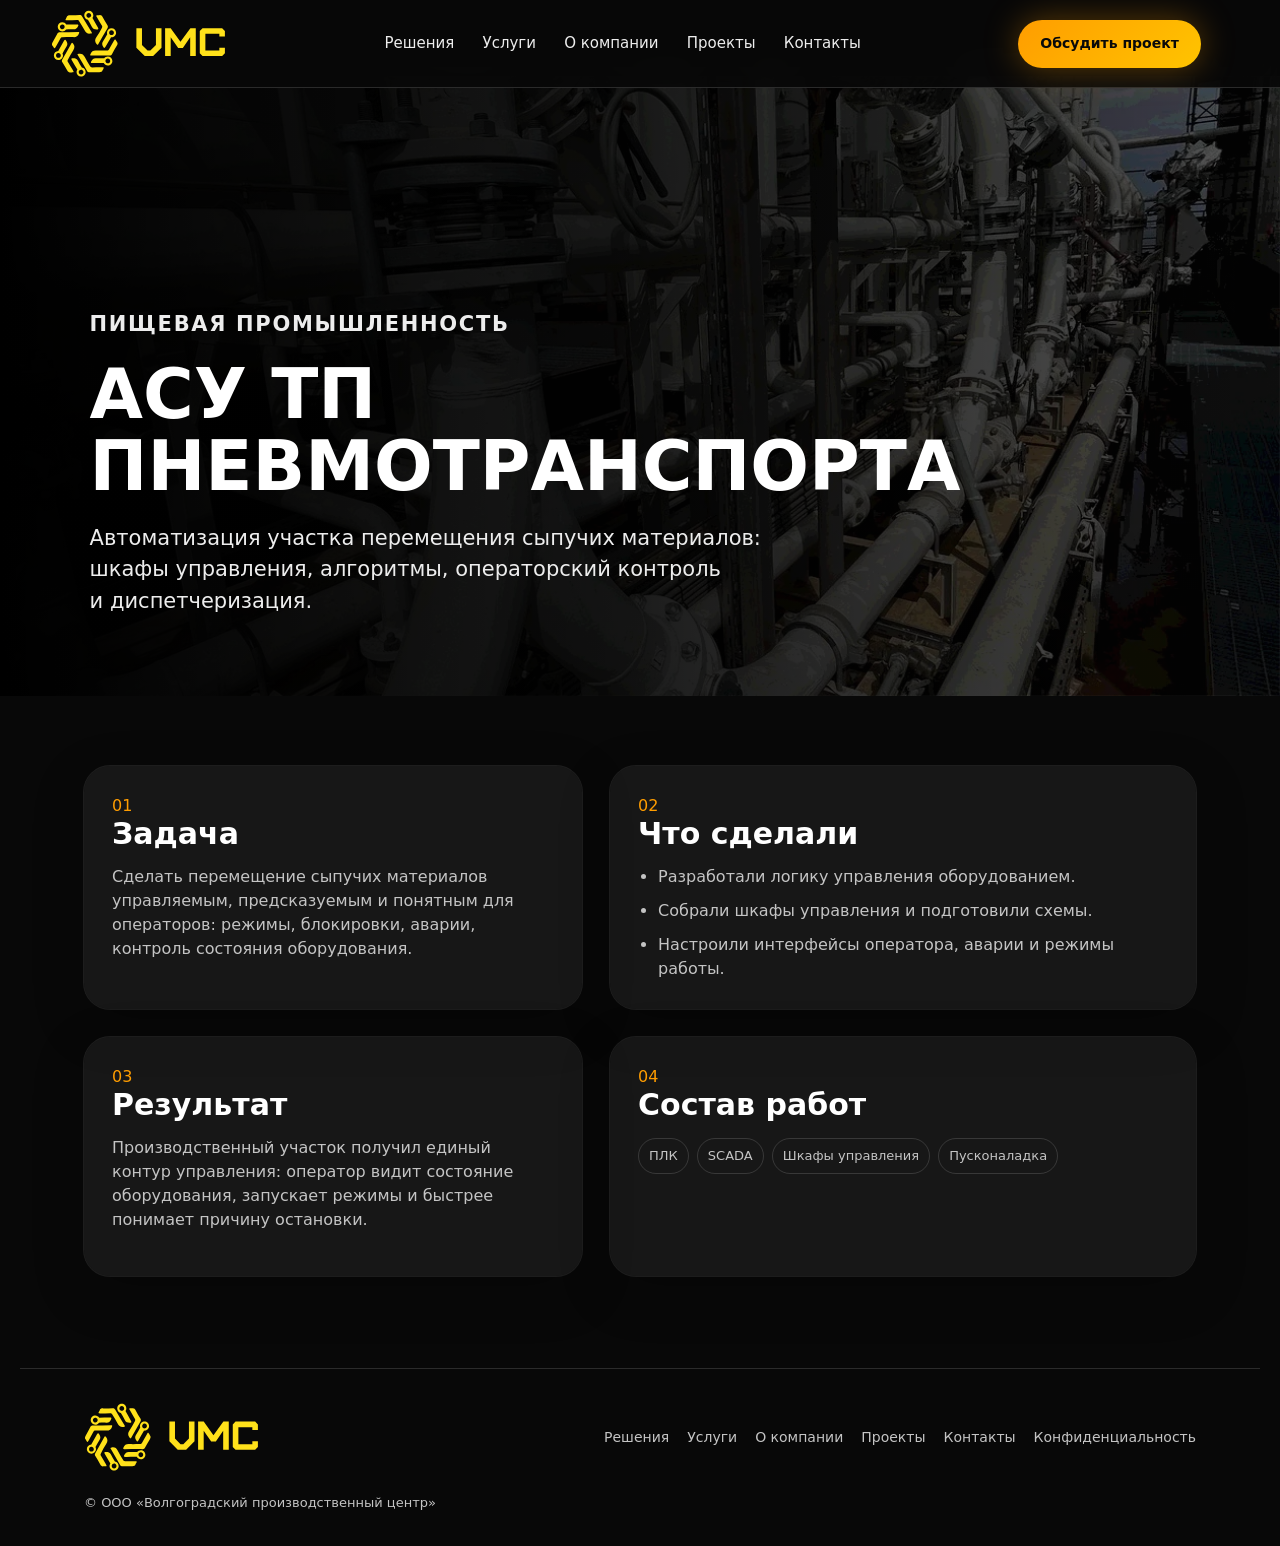
<file: project-pneumatic.html>
<!doctype html>
<html lang="ru">
  <head>
    <meta charset="utf-8">
    <meta name="viewport" content="width=device-width, initial-scale=1">
    <title>АСУ ТП пневмотранспорта | Проект VMC</title>
    <meta name="description" content="Кейс VMC: автоматизация пневмотранспорта сыпучих материалов, шкафы управления, ПЛК и SCADA.">
    <link rel="canonical" href="https://vmc34.ru/project-pneumatic.html">
    <link rel="icon" href="assets/img/logo.svg" type="image/svg+xml">
    <link rel="stylesheet" href="style.css?v=20260721-1">
  </head>
  <body>
    <a class="skip-link" href="#main">К содержанию</a>
    <header class="site-header">
      <a class="brand" href="index.html" aria-label="VMC, на главную"><img src="assets/img/logo.svg" alt="VMC" width="156" height="48"></a>
      <nav class="desktop-nav" aria-label="Основная навигация"><a href="index.html#solutions">Решения</a><a href="index.html#services">Услуги</a><a href="index.html#about">О компании</a><a href="projects.html" aria-current="page">Проекты</a><a href="index.html#contacts">Контакты</a></nav>
      <a class="header-cta" href="index.html#form">Обсудить проект</a>
      <details class="mobile-nav">
        <summary aria-label="Меню сайта"><span></span><span></span><span></span></summary>
        <nav aria-label="Мобильная навигация">
          <a href="index.html#solutions">Решения</a>
          <a href="index.html#services">Услуги</a>
          <a href="index.html#about">О компании</a>
          <a href="projects.html" aria-current="page">Проекты</a>
          <a href="index.html#contacts">Контакты</a>
        </nav>
      </details>
    </header>
    <main id="main">
      <section class="case-hero">
        <img src="assets/img/pneumatic-system.webp" alt="АСУ ТП пневмотранспорта сыпучих материалов" width="1260" height="1680">
        <div>
          <p class="kicker">Пищевая промышленность</p>
          <h1>АСУ ТП пневмотранспорта</h1>
          <p>Автоматизация участка перемещения сыпучих материалов: шкафы управления, алгоритмы, операторский контроль и диспетчеризация.</p>
        </div>
      </section>
      <section class="case-layout">
        <article class="case-card">
          <span class="case-number">01</span>
          <h2>Задача</h2>
          <p>Сделать перемещение сыпучих материалов управляемым, предсказуемым и понятным для операторов: режимы, блокировки, аварии, контроль состояния оборудования.</p>
        </article>
        <article class="case-card">
          <span class="case-number">02</span>
          <h2>Что сделали</h2>
          <ul>
            <li>Разработали логику управления оборудованием.</li>
            <li>Собрали шкафы управления и подготовили схемы.</li>
            <li>Настроили интерфейсы оператора, аварии и режимы работы.</li>
          </ul>
        </article>
        <article class="case-card">
          <span class="case-number">03</span>
          <h2>Результат</h2>
          <p>Производственный участок получил единый контур управления: оператор видит состояние оборудования, запускает режимы и быстрее понимает причину остановки.</p>
        </article>
        <article class="case-card">
          <span class="case-number">04</span>
          <h2>Состав работ</h2>
          <p class="tags"><span>ПЛК</span><span>SCADA</span><span>Шкафы управления</span><span>Пусконаладка</span></p>
        </article>
      </section>
    </main>
    <footer class="site-footer">
      <img src="assets/img/logo.svg" alt="VMC" width="156" height="48">
      <nav aria-label="Нижняя навигация"><a href="index.html#solutions">Решения</a><a href="index.html#services">Услуги</a><a href="index.html#about">О компании</a><a href="projects.html" aria-current="page">Проекты</a><a href="index.html#contacts">Контакты</a><a href="privacy.html">Конфиденциальность</a></nav>
      <p>© ООО «Волгоградский производственный центр»</p>
    </footer>
  </body>
</html>
</file>
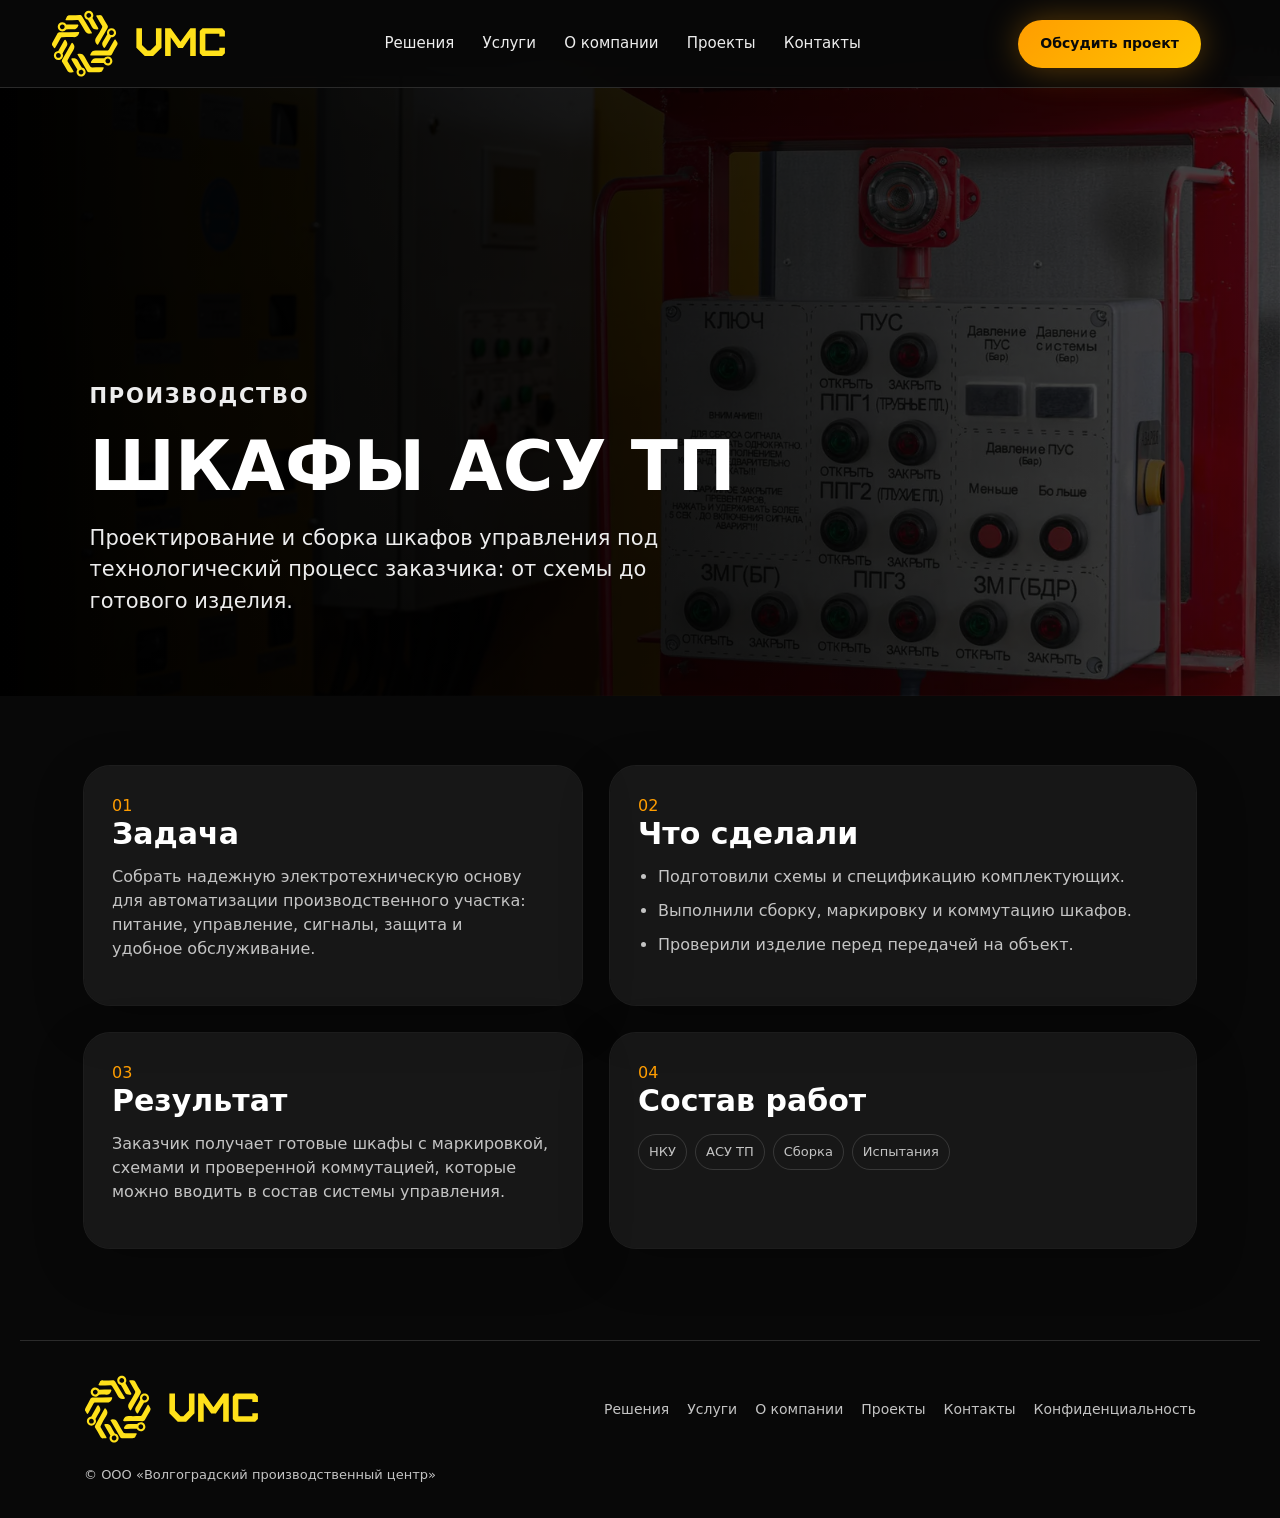
<file: project-switchboards.html>
<!doctype html>
<html lang="ru">
  <head>
    <meta charset="utf-8">
    <meta name="viewport" content="width=device-width, initial-scale=1">
    <title>Шкафы АСУ ТП | Проект VMC</title>
    <meta name="description" content="Кейс VMC: производство шкафов АСУ ТП и электрощитового оборудования для промышленного участка.">
    <link rel="canonical" href="https://vmc34.ru/project-switchboards.html">
    <link rel="icon" href="assets/img/logo.svg" type="image/svg+xml">
    <link rel="stylesheet" href="style.css?v=20260721-1">
  </head>
  <body>
    <a class="skip-link" href="#main">К содержанию</a>
    <header class="site-header">
      <a class="brand" href="index.html" aria-label="VMC, на главную"><img src="assets/img/logo.svg" alt="VMC" width="156" height="48"></a>
      <nav class="desktop-nav" aria-label="Основная навигация"><a href="index.html#solutions">Решения</a><a href="index.html#services">Услуги</a><a href="index.html#about">О компании</a><a href="projects.html" aria-current="page">Проекты</a><a href="index.html#contacts">Контакты</a></nav>
      <a class="header-cta" href="index.html#form">Обсудить проект</a>
      <details class="mobile-nav">
        <summary aria-label="Меню сайта"><span></span><span></span><span></span></summary>
        <nav aria-label="Мобильная навигация">
          <a href="index.html#solutions">Решения</a>
          <a href="index.html#services">Услуги</a>
          <a href="index.html#about">О компании</a>
          <a href="projects.html" aria-current="page">Проекты</a>
          <a href="index.html#contacts">Контакты</a>
        </nav>
      </details>
    </header>
    <main id="main">
      <section class="case-hero">
        <img src="assets/img/assembly-shop.webp" alt="Производство шкафов АСУ ТП" width="1600" height="1067">
        <div>
          <p class="kicker">Производство</p>
          <h1>Шкафы АСУ ТП</h1>
          <p>Проектирование и сборка шкафов управления под технологический процесс заказчика: от схемы до готового изделия.</p>
        </div>
      </section>
      <section class="case-layout">
        <article class="case-card">
          <span class="case-number">01</span>
          <h2>Задача</h2>
          <p>Собрать надежную электротехническую основу для автоматизации производственного участка: питание, управление, сигналы, защита и удобное обслуживание.</p>
        </article>
        <article class="case-card">
          <span class="case-number">02</span>
          <h2>Что сделали</h2>
          <ul>
            <li>Подготовили схемы и спецификацию комплектующих.</li>
            <li>Выполнили сборку, маркировку и коммутацию шкафов.</li>
            <li>Проверили изделие перед передачей на объект.</li>
          </ul>
        </article>
        <article class="case-card">
          <span class="case-number">03</span>
          <h2>Результат</h2>
          <p>Заказчик получает готовые шкафы с маркировкой, схемами и проверенной коммутацией, которые можно вводить в состав системы управления.</p>
        </article>
        <article class="case-card">
          <span class="case-number">04</span>
          <h2>Состав работ</h2>
          <p class="tags"><span>НКУ</span><span>АСУ ТП</span><span>Сборка</span><span>Испытания</span></p>
        </article>
      </section>
    </main>
    <footer class="site-footer">
      <img src="assets/img/logo.svg" alt="VMC" width="156" height="48">
      <nav aria-label="Нижняя навигация"><a href="index.html#solutions">Решения</a><a href="index.html#services">Услуги</a><a href="index.html#about">О компании</a><a href="projects.html" aria-current="page">Проекты</a><a href="index.html#contacts">Контакты</a><a href="privacy.html">Конфиденциальность</a></nav>
      <p>© ООО «Волгоградский производственный центр»</p>
    </footer>
  </body>
</html>
</file>
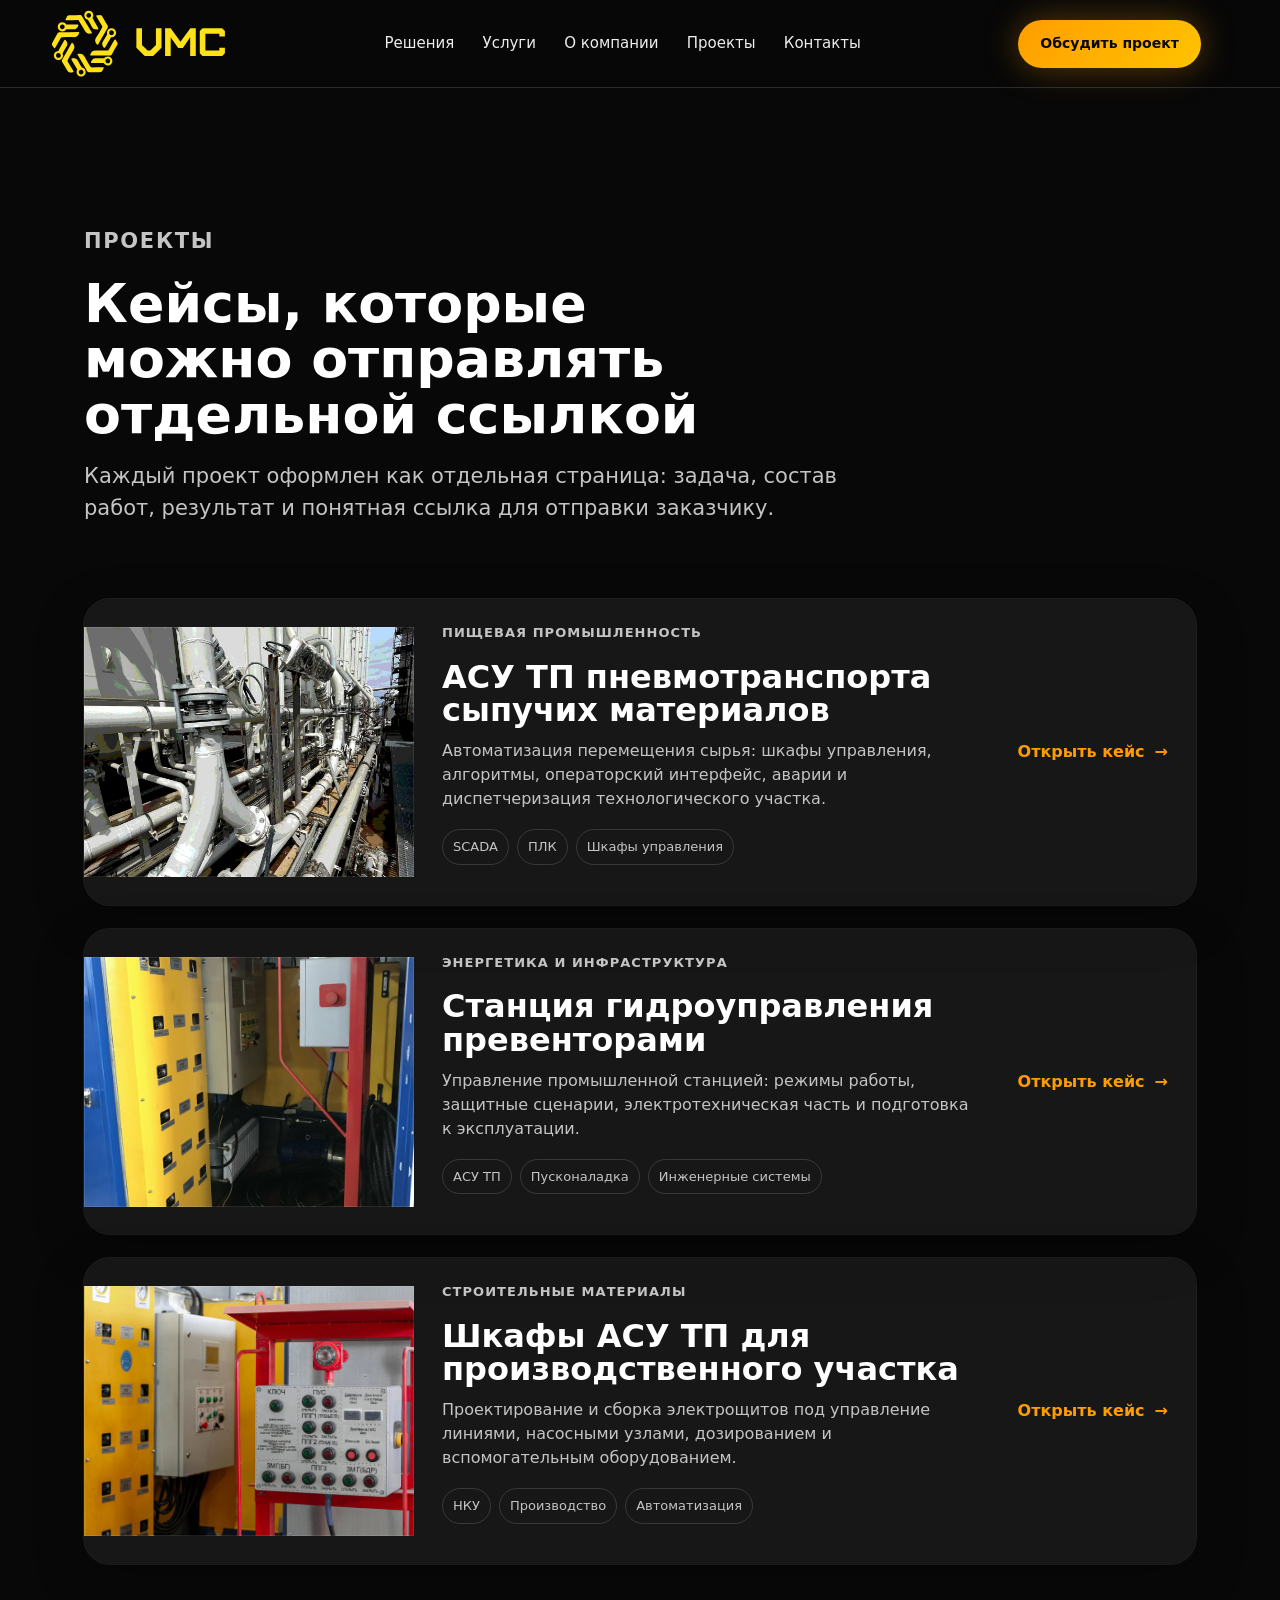
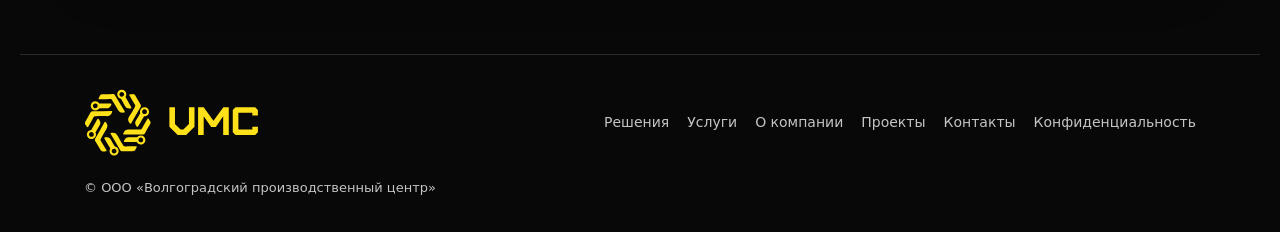
<file: projects.html>
<!doctype html>
<html lang="ru">
  <head>
    <meta charset="utf-8">
    <meta name="viewport" content="width=device-width, initial-scale=1">
    <title>Проекты VMC | Кейсы автоматизации</title>
    <meta name="description" content="Проекты VMC по автоматизации производственных площадок: АСУ ТП, шкафы управления, SCADA, насосные станции и промышленное ПО.">
    <link rel="canonical" href="https://vmc34.ru/projects.html">
    <link rel="icon" href="assets/img/logo.svg" type="image/svg+xml">
    <link rel="stylesheet" href="style.css?v=20260721-1">
  </head>
  <body>
    <a class="skip-link" href="#main">К содержанию</a>
    <header class="site-header">
      <a class="brand" href="index.html" aria-label="VMC, на главную"><img src="assets/img/logo.svg" alt="VMC" width="156" height="48"></a>
      <nav class="desktop-nav" aria-label="Основная навигация">
        <a href="index.html#solutions">Решения</a>
        <a href="index.html#services">Услуги</a>
        <a href="index.html#about">О компании</a>
        <a href="projects.html" aria-current="page">Проекты</a>
        <a href="index.html#contacts">Контакты</a>
      </nav>
      <a class="header-cta" href="index.html#form">Обсудить проект</a>
      <details class="mobile-nav">
        <summary aria-label="Меню сайта"><span></span><span></span><span></span></summary>
        <nav aria-label="Мобильная навигация">
          <a href="index.html#solutions">Решения</a>
          <a href="index.html#services">Услуги</a>
          <a href="index.html#about">О компании</a>
          <a href="projects.html" aria-current="page">Проекты</a>
          <a href="index.html#contacts">Контакты</a>
        </nav>
      </details>
    </header>
    <main id="main">
      <section class="page-hero">
        <p class="kicker">Проекты</p>
        <h1>Кейсы, которые можно отправлять отдельной ссылкой</h1>
        <p>Каждый проект оформлен как отдельная страница: задача, состав работ, результат и понятная ссылка для отправки заказчику.</p>
      </section>
      <section class="project-list" aria-label="Список проектов">
        <article id="food">
          <img src="assets/img/pneumatic-system.webp" alt="АСУ ТП пневмотранспорта сыпучих материалов" width="1260" height="1680">
          <div>
            <p class="kicker">Пищевая промышленность</p>
            <h2>АСУ ТП пневмотранспорта сыпучих материалов</h2>
            <p>Автоматизация перемещения сырья: шкафы управления, алгоритмы, операторский интерфейс, аварии и диспетчеризация технологического участка.</p>
            <p class="tags"><span>SCADA</span><span>ПЛК</span><span>Шкафы управления</span></p>
          </div>
          <a class="text-link" href="project-pneumatic.html">Открыть кейс</a>
        </article>
        <article id="energy">
          <img src="assets/img/hydraulic-station.webp" alt="Станция гидроуправления превенторами" width="1600" height="2133">
          <div>
            <p class="kicker">Энергетика и инфраструктура</p>
            <h2>Станция гидроуправления превенторами</h2>
            <p>Управление промышленной станцией: режимы работы, защитные сценарии, электротехническая часть и подготовка к эксплуатации.</p>
            <p class="tags"><span>АСУ ТП</span><span>Пусконаладка</span><span>Инженерные системы</span></p>
          </div>
          <a class="text-link" href="project-hydraulic.html">Открыть кейс</a>
        </article>
        <article id="materials">
          <img src="assets/img/assembly-shop.webp" alt="Производство шкафов управления" width="1600" height="1067">
          <div>
            <p class="kicker">Строительные материалы</p>
            <h2>Шкафы АСУ ТП для производственного участка</h2>
            <p>Проектирование и сборка электрощитов под управление линиями, насосными узлами, дозированием и вспомогательным оборудованием.</p>
            <p class="tags"><span>НКУ</span><span>Производство</span><span>Автоматизация</span></p>
          </div>
          <a class="text-link" href="project-switchboards.html">Открыть кейс</a>
        </article>
      </section>
    </main>
    <footer class="site-footer">
      <img src="assets/img/logo.svg" alt="VMC" width="156" height="48">
      <nav aria-label="Нижняя навигация">
        <a href="index.html#solutions">Решения</a>
        <a href="index.html#services">Услуги</a>
        <a href="index.html#about">О компании</a>
        <a href="projects.html" aria-current="page">Проекты</a>
        <a href="index.html#contacts">Контакты</a>
        <a href="privacy.html">Конфиденциальность</a>
      </nav>
      <p>© ООО «Волгоградский производственный центр»</p>
    </footer>
  </body>
</html>
</file>
<file: style.css>
:root {
  --bg: #080808;
  --panel: #161616;
  --panel-2: #202020;
  --text: #fff;
  --muted: #c4c4c4;
  --soft: #ededed;
  --line: rgba(255, 255, 255, .14);
  --yellow: #ff9d00;
  --yellow-2: #ffc400;
  --shadow: 0 22px 70px rgba(0, 0, 0, .42);
  --shadow-border: 0 0 0 1px rgba(255, 255, 255, .09);
  --shadow-border-hover: 0 0 0 1px rgba(255, 255, 255, .16), 0 18px 58px rgba(255, 157, 0, .1);
  --ease: cubic-bezier(.2, 0, 0, 1);
  --header-height: 76px;
  color-scheme: dark;
  font-family: Manrope, system-ui, -apple-system, BlinkMacSystemFont, "Segoe UI", Inter, Arial, Helvetica, sans-serif;
}

* {
  box-sizing: border-box;
}

html {
  scroll-behavior: smooth;
  scroll-padding-top: calc(var(--header-height) + 12px);
  overflow-x: hidden;
  -webkit-font-smoothing: antialiased;
  -moz-osx-font-smoothing: grayscale;
}

body {
  margin: 0;
  padding-top: var(--header-height);
  background: var(--bg);
  color: var(--text);
  font-size: 16px;
  line-height: 1.5;
  overflow-x: hidden;
}

img {
  display: block;
  max-width: 100%;
  height: auto;
}

a {
  color: inherit;
  text-decoration: none;
}

h1,
h2,
h3,
p {
  margin-top: 0;
}

h1,
h2,
h3 {
  line-height: 1.04;
  text-wrap: balance;
  overflow-wrap: normal;
  word-break: normal;
  hyphens: none;
}

p {
  text-wrap: pretty;
  overflow-wrap: break-word;
  word-break: normal;
}

a,
span,
strong,
small,
label,
button {
  overflow-wrap: break-word;
  word-break: normal;
}

a:focus-visible,
button:focus-visible,
input:focus-visible,
textarea:focus-visible,
summary:focus-visible {
  outline: 3px solid rgba(255, 157, 0, .55);
  outline-offset: 4px;
}

.skip-link {
  position: fixed;
  top: 12px;
  left: 12px;
  z-index: 100;
  transform: translateY(-180%);
  background: var(--yellow);
  color: #000;
  padding: 10px 14px;
  font-weight: 700;
}

.skip-link:focus {
  transform: translateY(0);
}

.sr-only {
  position: absolute;
  width: 1px;
  height: 1px;
  overflow: hidden;
  clip: rect(0, 0, 0, 0);
  white-space: nowrap;
}

.site-header {
  position: fixed;
  top: 0;
  right: 0;
  left: 0;
  z-index: 100;
  display: grid;
  grid-template-columns: auto 1fr auto auto;
  gap: 28px;
  align-items: center;
  min-height: var(--header-height);
  padding: 10px clamp(16px, 4vw, 58px);
  border-bottom: 1px solid var(--line);
  background: rgba(8, 8, 8, .9);
  backdrop-filter: blur(18px);
}

.brand {
  display: inline-flex;
  min-height: 48px;
  align-items: center;
}

.brand img,
.site-footer img {
  width: 176px;
  height: auto;
}

.desktop-nav {
  display: flex;
  flex-wrap: wrap;
  justify-content: center;
  gap: clamp(16px, 2.2vw, 34px);
  color: var(--soft);
  font-size: 15px;
}

.desktop-nav a {
  min-height: 40px;
  display: inline-flex;
  align-items: center;
  transition-property: color;
  transition-duration: .18s;
  transition-timing-function: var(--ease);
}

.desktop-nav a:hover {
  color: var(--yellow);
}

.header-cta,
.button,
.contact-panel button {
  display: inline-flex;
  min-height: 48px;
  align-items: center;
  justify-content: center;
  border: 0;
  border-radius: 999px;
  cursor: pointer;
  font: inherit;
  font-weight: 800;
  transition-property: transform, background-color, border-color, color, box-shadow;
  transition-duration: .18s;
  transition-timing-function: var(--ease);
}

.header-cta,
.button-primary,
.contact-panel button {
  background: linear-gradient(135deg, var(--yellow), var(--yellow-2));
  color: #090909;
  box-shadow: 0 0 34px rgba(255, 157, 0, .34);
}

.header-cta {
  padding: 0 22px;
  font-size: 14px;
}

.button {
  padding: 0 24px;
  text-align: center;
}

.button-ghost {
  border: 1px solid var(--line);
  background: rgba(255, 255, 255, .06);
  color: var(--text);
}

.header-cta:hover,
.button-primary:hover,
.contact-panel button:hover {
  transform: translateY(-2px);
  box-shadow: 0 0 0 1px rgba(255, 255, 255, .12), 0 18px 48px rgba(255, 157, 0, .28);
}

.button-ghost:hover {
  transform: translateY(-2px);
  border-color: rgba(255, 255, 255, .24);
  background: rgba(255, 255, 255, .1);
}

.header-cta:active,
.button:active,
.contact-panel button:active {
  transform: scale(.96);
}

.mobile-nav {
  display: none;
}

.mobile-nav:not([open]) nav {
  display: none;
}

.hero {
  position: relative;
  min-height: clamp(660px, 78vh, 740px);
  overflow: hidden;
  display: grid;
  align-items: center;
  padding: clamp(76px, 10vh, 116px) clamp(18px, 7vw, 128px) 82px;
  border-bottom: 1px solid var(--line);
}

.hero-media {
  position: absolute;
  inset: 0;
  z-index: -2;
  background: #000;
}

.hero-media img {
  width: 100%;
  height: 100%;
  object-fit: cover;
  opacity: .78;
  outline: 1px solid rgba(255, 255, 255, .1);
  outline-offset: -1px;
}

.hero::before,
.dark-section::before {
  content: "";
  position: absolute;
  inset: 0;
  z-index: -1;
  background:
    radial-gradient(circle at 82% 18%, rgba(255, 157, 0, .22), transparent 28%),
    linear-gradient(90deg, rgba(0, 0, 0, .86), rgba(0, 0, 0, .58) 45%, rgba(0, 0, 0, .28));
}

.hero-content {
  max-width: 720px;
  min-width: 0;
}

.kicker {
  margin-bottom: 18px;
  color: var(--yellow);
  font-size: 13px;
  font-weight: 900;
  letter-spacing: .08em;
  text-transform: uppercase;
}

.hero h1 {
  max-width: 720px;
  margin-bottom: 18px;
  font-size: clamp(40px, 4.4vw, 64px);
  font-weight: 900;
  text-transform: uppercase;
}

.hero h1 span,
.hero h1 em {
  display: block;
  font-style: normal;
}

.hero h1 em {
  color: var(--yellow);
}

.hero-lead {
  max-width: 620px;
  margin-bottom: 132px;
  color: var(--soft);
  font-size: clamp(18px, 1.7vw, 23px);
  font-weight: 800;
}

.hero-actions {
  display: flex;
  flex-wrap: wrap;
  gap: 14px;
}

.hero-note {
  position: absolute;
  right: clamp(18px, 7vw, 128px);
  bottom: clamp(24px, 5vw, 64px);
  max-width: 360px;
  color: var(--soft);
  font-weight: 800;
  text-align: right;
}

.client-strip {
  overflow: hidden;
  border-top: 1px solid var(--line);
  border-bottom: 1px solid var(--line);
  background: #030303;
}

.logo-marquee {
  width: 100%;
}

.logo-track {
  display: flex;
  width: max-content;
  animation: logo-marquee 36s linear infinite;
  will-change: transform;
}

.client-strip:hover .logo-track {
  animation-play-state: paused;
}

.logo-item {
  flex: 0 0 auto;
  min-width: clamp(150px, 18vw, 230px);
  min-height: 86px;
  display: grid;
  place-items: center;
  padding: 18px clamp(24px, 3vw, 42px);
  border-right: 1px solid var(--line);
}

.logo-item img {
  width: auto;
  max-width: min(150px, 72vw);
  max-height: 44px;
  filter: grayscale(1) brightness(1.85);
  opacity: .72;
  transition: filter .28s var(--ease), opacity .28s var(--ease), transform .28s var(--ease);
}

.logo-item img.logo-dark {
  filter: grayscale(1) invert(1) brightness(1.35) contrast(1.05);
}

.logo-item:hover img {
  filter: none;
  opacity: 1;
  transform: translateY(-1px);
}

@keyframes logo-marquee {
  to {
    transform: translateX(-50%);
  }
}

@media (prefers-reduced-motion: reduce) {
  .logo-track {
    width: 100%;
    flex-wrap: wrap;
    justify-content: center;
    animation: none;
  }

  .logo-item:nth-child(n + 9) {
    display: none;
  }
}

.dark-section {
  position: relative;
  overflow: hidden;
  padding: clamp(66px, 8vw, 112px) clamp(18px, 5vw, 74px);
  background: var(--bg);
}

.dark-section::before {
  pointer-events: none;
  opacity: .5;
  background:
    radial-gradient(circle at 88% 8%, rgba(255, 157, 0, .18), transparent 25%),
    radial-gradient(circle at 4% 92%, rgba(255, 157, 0, .1), transparent 22%);
}

.intro-band {
  display: grid;
  grid-template-columns: minmax(0, 1.1fr) minmax(320px, .9fr);
  gap: 32px;
  align-items: center;
}

.turnkey-section {
  padding-top: 78px;
  padding-bottom: 44px;
}

.turnkey-card {
  position: relative;
  display: grid;
  grid-template-columns: minmax(0, 1fr) auto;
  gap: 30px;
  align-items: center;
  max-width: 1240px;
  margin: 0 auto;
  border: 1px solid rgba(255, 255, 255, .28);
  border-radius: 28px;
  padding: 30px;
  background:
    radial-gradient(circle at 100% 100%, rgba(255, 157, 0, .18), transparent 26%),
    rgba(255, 255, 255, .07);
  box-shadow: var(--shadow);
}

.turnkey-card h2 {
  margin-bottom: 24px;
  font-size: clamp(31px, 3.6vw, 54px);
  font-weight: 900;
}

.turnkey-card h2 em,
.turnkey-card h3 {
  color: var(--yellow);
  font-style: normal;
}

.turnkey-card h3 {
  max-width: 680px;
  margin-bottom: 12px;
  font-size: 22px;
}

.turnkey-card p {
  max-width: 720px;
  margin-bottom: 0;
  color: var(--soft);
  font-weight: 700;
}

.turnkey-card strong {
  display: block;
  transform: rotate(-6deg);
  border-radius: 10px;
  padding: 14px 22px;
  background: var(--yellow);
  color: #050505;
  font-size: clamp(17px, 2vw, 25px);
  line-height: 1.15;
  box-shadow: 0 18px 42px rgba(255, 157, 0, .26);
}

.section-copy,
.section-heading,
.solution-grid,
.service-grid,
.service-list,
.industry-grid,
.about,
.projects-preview,
.site-footer,
.page-hero,
.project-list,
.case-layout {
  max-width: 1240px;
  margin-right: auto;
  margin-left: auto;
}

.section-copy,
.section-heading,
.pitch-card,
.media-card,
.project-card,
.industry-card,
.service-list article,
.stats-grid article,
.project-list article,
.case-card,
.contact-panel,
.site-footer > * {
  min-width: 0;
}

.section-copy h2,
.section-heading h2,
.about h2,
.contact-panel h2,
.page-hero h1 {
  margin-bottom: 0;
  font-size: clamp(34px, 4.2vw, 62px);
  font-weight: 900;
}

.pitch-card {
  border: 1px solid var(--line);
  border-radius: 28px;
  padding: 34px;
  background: rgba(255, 255, 255, .06);
  box-shadow: var(--shadow);
}

.pitch-card p {
  color: var(--soft);
  font-size: 21px;
}

.pitch-card b {
  display: inline-block;
  transform: rotate(-4deg);
  border-radius: 10px;
  padding: 12px 18px;
  background: var(--yellow);
  color: #000;
  font-size: 22px;
  max-width: 100%;
}

.section-heading {
  margin-bottom: 40px;
}

.section-heading.split {
  display: flex;
  flex-wrap: wrap;
  align-items: end;
  justify-content: space-between;
  gap: 24px;
}

.service-section .section-heading {
  align-items: start;
  margin-bottom: clamp(34px, 5vw, 62px);
}

.service-section .kicker {
  margin-bottom: 18px;
  color: var(--text);
  font-size: clamp(44px, 6vw, 82px);
  line-height: .95;
  letter-spacing: 0;
  text-transform: none;
}

.service-section .section-heading h2 {
  max-width: 860px;
  color: var(--muted);
  font-size: clamp(22px, 2.35vw, 34px);
  line-height: 1.14;
  font-weight: 850;
}

.text-link {
  display: inline-flex;
  min-height: 44px;
  align-items: center;
  color: var(--yellow);
  font-weight: 900;
}

.text-link::after {
  content: "→";
  margin-left: 10px;
}

.solution-grid,
.project-grid {
  display: grid;
  grid-template-columns: repeat(3, minmax(0, 1fr));
  gap: 28px;
}

.media-card,
.project-card,
.industry-card,
.service-grid article,
.service-list article,
.stats-grid article,
.project-list article,
.case-card {
  border: 0;
  border-radius: 26px;
  background: rgba(255, 255, 255, .06);
  box-shadow: var(--shadow-border), 0 16px 52px rgba(0, 0, 0, .22);
}

.media-card {
  position: relative;
  overflow: hidden;
  height: clamp(260px, 24vw, 340px);
}

.project-card img,
.project-list img,
.case-hero img {
  width: 100%;
  height: 290px;
  object-fit: cover;
  outline: 1px solid rgba(255, 255, 255, .1);
  outline-offset: -1px;
}

.media-card img {
  position: absolute;
  inset: 0;
  width: 100%;
  height: 100%;
  object-fit: cover;
  outline: 1px solid rgba(255, 255, 255, .1);
  outline-offset: -1px;
  transition-property: transform, opacity, filter;
  transition-duration: .55s;
  transition-timing-function: var(--ease);
}

.media-card::after {
  content: "";
  position: absolute;
  inset: 0;
  background:
    linear-gradient(180deg, rgba(0, 0, 0, .08), rgba(0, 0, 0, .74)),
    linear-gradient(90deg, rgba(0, 0, 0, .46), transparent 70%);
  transition-property: opacity;
  transition-duration: .3s;
  transition-timing-function: var(--ease);
}

.media-card h3,
.media-card p {
  position: relative;
  z-index: 1;
  padding-right: 22px;
  padding-left: 22px;
}

.media-card h3 {
  position: absolute;
  right: 0;
  bottom: 92px;
  left: 0;
  margin: 0;
  color: var(--text);
  font-size: 21px;
  text-shadow: 0 2px 16px rgba(0, 0, 0, .8);
}

.media-card:hover img {
  transform: scale(1.055);
  opacity: .95;
  filter: saturate(1.08) contrast(1.04);
}

.media-card:hover::after {
  opacity: .9;
}

.media-card p {
  position: absolute;
  right: 0;
  bottom: 20px;
  left: 0;
  margin: 0;
  color: var(--soft);
  font-size: 14px;
  line-height: 1.4;
  text-shadow: 0 2px 14px rgba(0, 0, 0, .9);
}

.service-grid,
.service-list {
  display: grid;
  grid-template-columns: repeat(3, minmax(0, 1fr));
  gap: 18px;
}

.service-list {
  grid-template-columns: 1fr;
}

.service-grid article {
  min-height: 230px;
  padding: 24px;
}

.service-list article {
  min-height: 150px;
  display: grid;
  grid-template-columns: minmax(220px, .72fr) 56px minmax(0, 1fr);
  gap: 30px;
  align-items: center;
  padding: 30px;
  transition-property: transform, background-color, box-shadow;
  transition-duration: .18s;
  transition-timing-function: var(--ease);
}

.service-list article:hover {
  transform: translateY(-3px);
  background: rgba(255, 157, 0, .06);
  box-shadow: var(--shadow-border-hover);
}

.service-grid span,
.service-list span,
.stats-grid strong,
.case-number {
  display: block;
  color: var(--yellow);
  font-variant-numeric: tabular-nums;
}

.service-grid span,
.service-list span {
  margin-bottom: 38px;
  font-size: 18px;
  font-weight: 900;
}

.service-list span {
  grid-column: 2;
  grid-row: 1;
  justify-self: center;
  margin-bottom: 0;
  width: 46px;
  height: 46px;
  display: grid;
  place-items: center;
  border-radius: 999px;
  background: var(--yellow);
  color: #fff;
  box-shadow: 0 0 30px rgba(255, 157, 0, .56);
  transition-property: transform, filter;
  transition-duration: .18s;
  transition-timing-function: var(--ease);
}

.service-list article:hover span {
  transform: scale(1.06);
  filter: brightness(1.06);
}

.service-grid h3 {
  margin-bottom: 12px;
  font-size: 24px;
}

.service-list h3 {
  grid-column: 1;
  grid-row: 1;
  margin-bottom: 0;
  font-size: clamp(28px, 3vw, 42px);
  font-weight: 850;
}

.service-list p {
  grid-column: 3;
  margin-bottom: 0;
  font-size: clamp(15px, 1.25vw, 18px);
  line-height: 1.56;
  font-weight: 600;
}

.service-grid p,
.service-list p,
.industry-card small,
.project-card p,
.about p,
.stats-grid span,
.contact-panel label,
.project-list p,
.case-card p,
.case-layout li {
  color: var(--muted);
}

.industry-grid {
  display: grid;
  grid-template-columns: repeat(3, minmax(0, 1fr));
  gap: 22px;
}

.industry-card {
  min-height: 270px;
  display: flex;
  flex-direction: column;
  justify-content: space-between;
  padding: 28px;
  transition-property: transform, background-color, box-shadow;
  transition-duration: .18s;
  transition-timing-function: var(--ease);
}

.industry-card:hover {
  transform: translateY(-4px);
  background: rgba(255, 157, 0, .08);
  box-shadow: var(--shadow-border-hover);
}

.industry-card small {
  font-size: 15px;
}

.industry-card strong {
  font-size: 27px;
  line-height: 1.12;
}

.industry-card span {
  color: var(--yellow);
  font-weight: 900;
}

.about {
  display: grid;
  grid-template-columns: minmax(0, 1.05fr) minmax(420px, .95fr);
  gap: clamp(34px, 6vw, 80px);
  align-items: center;
}

.about h2 {
  max-width: 760px;
  margin-bottom: 18px;
  font-size: clamp(38px, 4.4vw, 64px);
  line-height: 1.04;
}

.about-lead {
  max-width: 700px;
  margin-bottom: 20px;
  color: var(--text);
  font-size: clamp(22px, 2.25vw, 32px);
  line-height: 1.18;
  font-weight: 900;
  text-wrap: balance;
}

.about-copy p:not(.kicker):not(.about-lead) {
  max-width: 640px;
  font-size: clamp(17px, 1.55vw, 21px);
  line-height: 1.64;
}

.stats-grid {
  display: grid;
  grid-template-columns: repeat(2, minmax(0, 1fr));
  gap: 1px;
  background: var(--line);
  box-shadow: var(--shadow-border), 0 22px 70px rgba(0, 0, 0, .26);
}

.stats-grid article {
  min-height: 190px;
  border: 0;
  border-radius: 0;
  padding: 30px;
  background: #080808;
  box-shadow: none;
}

.stats-grid strong {
  margin-bottom: 16px;
  font-size: clamp(44px, 4.6vw, 66px);
  line-height: 1;
}

.project-grid {
  max-width: 1240px;
  margin: 0 auto;
}

.project-logo-grid {
  display: grid;
  grid-template-columns: repeat(3, minmax(0, 1fr));
  gap: 28px;
  max-width: 1240px;
  margin: 0 auto;
}

.project-logo-card {
  position: relative;
  min-height: 248px;
  display: flex;
  flex-direction: column;
  justify-content: space-between;
  border: 0;
  border-radius: 28px;
  padding: 30px 26px 24px;
  background: rgba(255, 255, 255, .07);
  box-shadow: var(--shadow-border), 0 16px 52px rgba(0, 0, 0, .22);
  transition-property: transform, background-color, box-shadow;
  transition-duration: .18s;
  transition-timing-function: var(--ease);
}

.project-logo-card::after {
  content: "↗";
  position: absolute;
  top: 22px;
  right: 22px;
  width: 44px;
  height: 44px;
  display: grid;
  place-items: center;
  border-radius: 999px;
  background: rgba(255, 157, 0, .18);
  color: var(--yellow);
  font-size: 24px;
}

.project-logo-card:hover {
  transform: translateY(-4px);
  background: rgba(255, 157, 0, .08);
  box-shadow: var(--shadow-border-hover);
}

.project-logo-card h3 {
  max-width: none;
  padding-right: 54px;
  margin-bottom: 50px;
  color: var(--yellow);
  font-size: clamp(25px, 2.2vw, 34px);
  font-weight: 900;
  line-height: 1.05;
  overflow-wrap: normal;
}

.project-card {
  overflow: hidden;
  transition-property: transform, box-shadow;
  transition-duration: .18s;
  transition-timing-function: var(--ease);
}

.project-card:hover {
  transform: translateY(-4px);
  box-shadow: var(--shadow-border-hover);
}

.project-card div {
  padding: 22px;
}

.project-card h3 {
  margin-bottom: 8px;
  font-size: 25px;
}

.contact-section {
  display: grid;
  grid-template-columns: minmax(0, .92fr) minmax(0, 1fr);
  gap: clamp(30px, 6vw, 86px);
  min-height: 0;
  max-width: none;
  padding-block: clamp(70px, 8vw, 110px);
  padding-inline: max(clamp(18px, 5vw, 74px), calc((100vw - 1240px) / 2 + clamp(18px, 5vw, 74px)));
  border-top: 1px solid var(--line);
  border-bottom: 1px solid var(--line);
  background:
    radial-gradient(circle at 100% 100%, rgba(255, 157, 0, .22), transparent 28%),
    #050505;
}

.contact-info h2 {
  margin-bottom: 52px;
  font-size: clamp(40px, 4.2vw, 64px);
  font-weight: 900;
}

.contact-info dl,
.contact-info dd {
  margin: 0;
}

.contact-info dl {
  display: grid;
  gap: 30px;
}

.contact-info div {
  position: relative;
  padding-left: 54px;
}

.contact-info div::before {
  content: "◦";
  position: absolute;
  left: 6px;
  top: 0;
  color: var(--yellow);
  font-size: 40px;
  line-height: 1;
}

.contact-info dt {
  margin-bottom: 6px;
  font-size: 22px;
  font-weight: 900;
}

.contact-info dd {
  max-width: 460px;
  color: var(--soft);
  font-weight: 700;
}

.contact-panel {
  border: 1px solid rgba(255, 255, 255, .26);
  border-radius: 28px;
  padding: clamp(28px, 4vw, 48px);
  background: #050505;
  box-shadow: var(--shadow);
}

.contact-panel h2 {
  margin-bottom: 32px;
}

.contact-panel form {
  display: grid;
  grid-template-columns: repeat(2, minmax(0, 1fr));
  gap: 16px;
}

.contact-panel label:first-child,
.contact-panel .wide-field,
.contact-panel button {
  grid-column: 1 / -1;
}

.contact-panel label {
  display: grid;
  gap: 8px;
  font-size: 14px;
}

.contact-panel .consent-field {
  grid-column: 1 / -1;
  display: flex;
  align-items: flex-start;
  gap: 10px;
  color: var(--soft);
  font-size: 13px;
  line-height: 1.45;
}

.contact-panel .consent-field input {
  flex: 0 0 18px;
  width: 18px;
  height: 18px;
  margin: 2px 0 0;
  border: 0;
  border-radius: 3px;
  padding: 0;
  accent-color: var(--yellow);
}

.contact-panel .consent-field a,
.legal-page a {
  color: var(--yellow);
  text-decoration: underline;
  text-underline-offset: 3px;
}

.form-note {
  grid-column: 1 / -1;
  margin: 0;
  color: var(--muted);
  font-size: 13px;
}

.contact-panel input,
.contact-panel textarea {
  width: 100%;
  border: 1px solid var(--line);
  border-radius: 4px;
  background: rgba(0, 0, 0, .24);
  color: var(--text);
  padding: 15px 16px;
  font: inherit;
  transition-property: border-color, background-color, box-shadow;
  transition-duration: .18s;
  transition-timing-function: var(--ease);
}

.contact-panel input:focus,
.contact-panel textarea:focus {
  border-color: rgba(255, 157, 0, .62);
  background: rgba(0, 0, 0, .34);
  box-shadow: 0 0 0 4px rgba(255, 157, 0, .12);
}

.contact-panel input:user-invalid,
.contact-panel textarea:user-invalid {
  border-color: rgba(255, 78, 78, .78);
  box-shadow: 0 0 0 4px rgba(255, 78, 78, .12);
}

.contact-panel textarea {
  resize: vertical;
}

.contact-panel button {
  justify-self: end;
  min-width: 170px;
  min-height: 54px;
  margin-top: 10px;
}

.site-footer {
  display: grid;
  grid-template-columns: auto minmax(0, 1fr);
  gap: 22px 34px;
  align-items: center;
  padding: 34px clamp(18px, 5vw, 74px);
  border-top: 1px solid var(--line);
}

.site-footer nav {
  display: flex;
  flex-wrap: wrap;
  justify-content: flex-end;
  gap: 18px;
  color: var(--muted);
  font-size: 14px;
}

.site-footer nav a,
.footer-contacts a {
  min-height: 40px;
  display: inline-flex;
  align-items: center;
}

.footer-contacts {
  grid-column: 1 / -1;
  display: flex;
  flex-wrap: wrap;
  gap: 10px 18px;
  padding-top: 18px;
  border-top: 1px solid rgba(255, 255, 255, .08);
  color: var(--soft);
  font-size: 14px;
}

.footer-contacts a {
  color: var(--soft);
  transition: color .2s var(--ease);
}

.footer-contacts a:hover {
  color: var(--yellow);
}

.footer-contacts span {
  color: var(--muted);
}

.site-footer p {
  grid-column: 1 / -1;
  margin-bottom: 0;
  color: var(--muted);
  font-size: 13px;
}

.legal-page {
  max-width: 920px;
  margin: 0 auto;
  padding: 64px clamp(18px, 5vw, 74px) 96px;
}

.legal-page section + section {
  margin-top: 64px;
  padding-top: 64px;
  border-top: 1px solid var(--line);
}

.legal-page h2 {
  margin-bottom: 24px;
  font-size: clamp(30px, 4vw, 48px);
}

.legal-page h3 {
  margin-top: 34px;
  margin-bottom: 12px;
  font-size: 22px;
}

.legal-page p,
.legal-page li {
  color: var(--soft);
  text-wrap: pretty;
}

.legal-page li + li {
  margin-top: 8px;
}

.page-hero {
  padding: clamp(82px, 12vw, 150px) clamp(18px, 5vw, 74px) 54px;
}

.page-hero h1 {
  max-width: 980px;
  margin-bottom: 18px;
}

.page-hero p {
  max-width: 760px;
  color: var(--muted);
  font-size: 21px;
}

.project-list {
  display: grid;
  gap: 24px;
  padding: 0 clamp(18px, 5vw, 74px) 90px;
}

.project-list article {
  display: grid;
  grid-template-columns: minmax(240px, 330px) minmax(0, 1fr) auto;
  gap: 28px;
  align-items: center;
  overflow: hidden;
}

.project-list img {
  height: 250px;
}

.project-list div {
  padding: 24px 0;
}

.project-list h2 {
  margin-bottom: 12px;
  font-size: 32px;
}

.tags {
  display: flex;
  flex-wrap: wrap;
  gap: 8px;
  margin-top: 18px;
  min-width: 0;
}

.tags span {
  border: 1px solid var(--line);
  border-radius: 999px;
  padding: 7px 10px;
  color: var(--muted);
  font-size: 13px;
}

.project-list .text-link {
  margin-right: 28px;
}

.case-hero {
  position: relative;
  min-height: 620px;
  display: grid;
  align-items: end;
  overflow: hidden;
  padding: clamp(90px, 14vw, 160px) clamp(18px, 7vw, 110px) 58px;
}

.case-hero img {
  position: absolute;
  inset: 0;
  z-index: -2;
  height: 100%;
  opacity: .54;
}

.case-hero::before {
  content: "";
  position: absolute;
  inset: 0;
  z-index: -1;
  background: linear-gradient(90deg, #000, rgba(0, 0, 0, .8), rgba(0, 0, 0, .38));
}

.case-hero div {
  width: min(100%, 900px);
  min-width: 0;
}

.case-hero h1 {
  margin-bottom: 20px;
  font-size: clamp(40px, 5.4vw, 82px);
  text-transform: uppercase;
}

.case-hero p {
  max-width: 690px;
  color: var(--soft);
  font-size: 21px;
}

.case-layout {
  display: grid;
  grid-template-columns: minmax(0, .85fr) minmax(0, 1fr);
  gap: 28px;
  padding: 70px clamp(18px, 5vw, 74px) 92px;
}

.case-card {
  padding: 28px;
}

.case-card h2 {
  margin-bottom: 16px;
  font-size: 30px;
}

.case-card ul {
  margin: 0;
  padding-left: 20px;
}

.case-card li + li {
  margin-top: 10px;
}

@keyframes fade-lift {
  from {
    opacity: 0;
    transform: translateY(18px);
  }

  to {
    opacity: 1;
    transform: translateY(0);
  }
}

@media (prefers-reduced-motion: no-preference) {
  .hero-content .kicker,
  .hero h1,
  .hero-lead,
  .hero-actions,
  .hero-note {
    animation: fade-lift .72s var(--ease) both;
  }

  .hero h1 {
    animation-delay: .08s;
  }

  .hero-lead {
    animation-delay: .16s;
  }

  .hero-actions,
  .hero-note {
    animation-delay: .24s;
  }

  @supports (animation-timeline: view()) {
    .turnkey-card,
    .section-heading,
    .media-card,
    .service-list article,
    .industry-card,
    .about-copy,
    .stats-grid,
    .project-logo-card,
    .contact-info,
    .contact-panel,
    .project-list article,
    .case-card {
      animation: fade-lift .68s var(--ease) both;
      animation-timeline: view();
      animation-range: entry 0% cover 30%;
    }
  }
}

@media (max-width: 1180px) {
  .hero-note {
    position: static;
    max-width: 620px;
    margin-top: 32px;
    text-align: left;
  }

  .turnkey-card {
    grid-template-columns: 1fr;
  }

  .turnkey-card strong {
    justify-self: start;
    transform: none;
  }

  .service-list article {
    grid-template-columns: minmax(0, 1fr) 56px;
  }

  .service-list h3 {
    grid-column: 1;
  }

  .service-list span {
    grid-column: 2;
  }

  .service-list p {
    grid-column: 1 / -1;
  }

  .site-footer {
    grid-template-columns: 1fr;
    justify-items: start;
  }

  .site-footer nav {
    justify-content: start;
  }
}

@media (max-width: 980px) {
  .site-header {
    grid-template-columns: auto 1fr auto;
  }

  .desktop-nav,
  .header-cta {
    display: none;
  }

  .mobile-nav {
    display: block;
    justify-self: end;
  }

  .mobile-nav summary {
    position: relative;
    width: 44px;
    height: 44px;
    display: grid;
    place-items: center;
    cursor: pointer;
    list-style: none;
  }

  .mobile-nav summary::-webkit-details-marker {
    display: none;
  }

  .mobile-nav summary span {
    position: absolute;
    width: 28px;
    height: 2px;
    background: var(--text);
  }

  .mobile-nav summary span:nth-child(1) {
    transform: translateY(-8px);
  }

  .mobile-nav summary span:nth-child(3) {
    transform: translateY(8px);
  }

  .mobile-nav nav {
    position: absolute;
    top: 78px;
    right: 16px;
    left: 16px;
    display: grid;
    border: 1px solid var(--line);
    border-radius: 22px;
    background: #101010;
    box-shadow: var(--shadow);
    overflow: hidden;
  }

  .mobile-nav nav a {
    min-height: 54px;
    display: flex;
    align-items: center;
    padding: 0 18px;
    border-bottom: 1px solid var(--line);
  }

  .mobile-nav nav a:focus-visible {
    outline-offset: -4px;
  }

  .solution-grid,
  .service-grid,
  .industry-grid,
  .project-grid,
  .project-logo-grid {
    grid-template-columns: repeat(2, 1fr);
  }

  .intro-band,
  .turnkey-card,
  .about,
  .contact-section,
  .case-layout,
  .project-list article {
    grid-template-columns: 1fr;
  }

  .service-list article {
    grid-template-columns: 1fr;
  }

  .service-list h3,
  .service-list span,
  .service-list p {
    grid-column: auto;
  }

  .service-list span {
    grid-row: auto;
    justify-self: start;
  }

  .project-list .text-link {
    margin: 0 24px 24px;
  }

}

@media (max-width: 640px) {
  :root {
    --header-height: 68px;
  }

  .site-header {
    min-height: var(--header-height);
  }

  .brand img,
  .site-footer img {
    width: 126px;
  }

  .mobile-nav nav {
    top: var(--header-height);
  }

  .hero {
    min-height: 0;
    padding-top: 92px;
    padding-bottom: 48px;
  }

  .hero-actions,
  .section-heading.split {
    align-items: stretch;
    flex-direction: column;
  }

  .button {
    width: 100%;
    min-width: 0;
  }

  .solution-grid,
  .service-grid,
  .industry-grid,
  .project-grid,
  .project-logo-grid,
  .stats-grid {
    grid-template-columns: 1fr;
  }

  .logo-item {
    min-width: 154px;
    min-height: 70px;
    padding: 14px 22px;
  }

  .logo-item img {
    max-width: 128px;
    max-height: 38px;
  }

  .hero-lead {
    margin-bottom: 30px;
  }

  .turnkey-card,
  .pitch-card {
    border-radius: 22px;
    padding: 20px;
  }

  .turnkey-card h3 {
    font-size: 19px;
  }

  .pitch-card b {
    transform: none;
    font-size: 18px;
  }

  .project-card img,
  .project-list img {
    height: 220px;
  }

  .media-card {
    height: 240px;
  }

  .industry-card {
    min-height: 0;
  }

  .contact-panel {
    padding: 34px 18px;
  }

  .contact-panel form {
    grid-template-columns: 1fr;
  }

  .contact-panel button {
    justify-self: stretch;
  }

  .case-hero {
    min-height: 0;
    padding-top: 110px;
    padding-right: 18px;
    padding-left: 18px;
  }
}

@media (max-width: 420px) {
  .site-header {
    padding-right: 12px;
    padding-left: 12px;
  }

  .brand img,
  .site-footer img {
    width: 112px;
  }

  .hero h1,
  .case-hero h1 {
    font-size: 34px;
    overflow-wrap: anywhere;
    hyphens: auto;
  }

  .section-copy h2,
  .section-heading h2,
  .about h2,
  .contact-panel h2,
  .page-hero h1 {
    font-size: 30px;
  }

  .dark-section,
  .page-hero,
  .project-list,
  .case-layout {
    padding-right: 14px;
    padding-left: 14px;
  }

  .media-card h3,
  .project-card h3,
  .project-list h2,
  .case-card h2,
  .service-list h3 {
    font-size: 24px;
  }

  .case-card,
  .service-list article,
  .industry-card,
  .project-card div {
    padding: 20px;
  }
}

@media (prefers-reduced-motion: reduce) {
  *,
  *::before,
  *::after {
    scroll-behavior: auto !important;
    animation-duration: .001ms !important;
    transition-duration: .001ms !important;
  }
}
</file>
